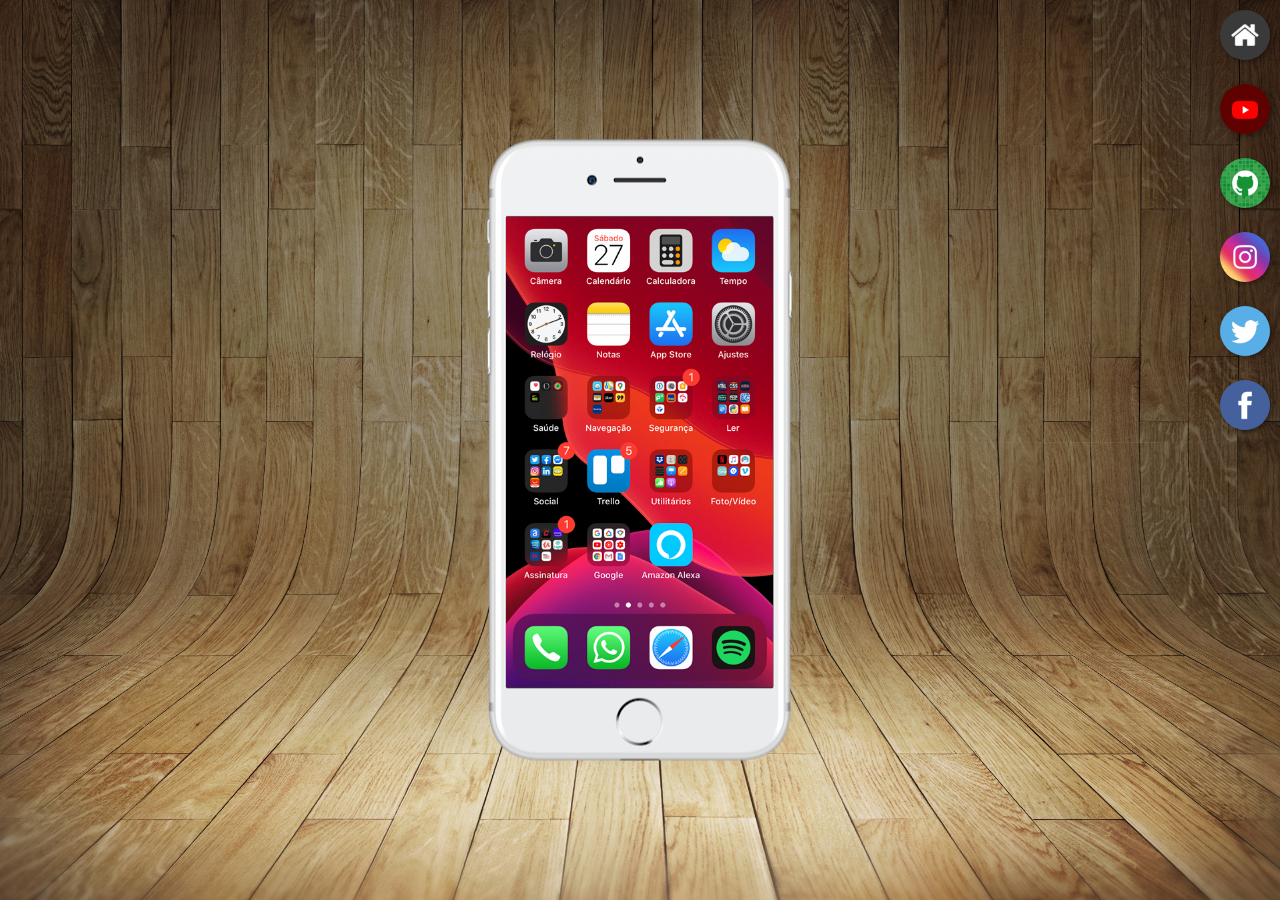
<file: index.html>
<!DOCTYPE html>
<html lang="pt-br">
<head>
    <meta charset="UTF-8">
    <meta name="viewport" content="width=device-width, initial-scale=1.0">
    <link rel="shortcut icon" href="favicon.ico" type="image/x-icon">
    <link rel="stylesheet" href="estilos/style.css">
    <title>Projeto Redes Sociais</title>
</head>
<body>
    <main>
        <section id="telefone">
            <iframe src="home.html" name="tela" id="tela" frameborder="0">
                Seu navegador não é compatível.
            </iframe>
        </section>
        <section id="redes-sociais">
            <a href="home.html" target="tela"><img src="imagens/logo-home.jpg" alt="home"></a> <br>
            <a href="youtube.html" target="tela"> <img src="imagens/logo-youtube.jpg" alt="youtube"></a> <br>
            <a href="github.html" target="tela"><img src="imagens/logo-github.jpg" alt="github"></a> <br>
            <a href="instagram.html" target="tela"><img src="imagens/logo-instagram.jpg" alt="instagram"></a> <br>
            <a href="twitter.html" target="tela"><img src="imagens/logo-twitter.jpg" alt="twitter"></a> <br>
            <a href="facebook.html" target="tela"><img src="imagens/logo-facebook.jpg" alt="facebook"></a>
        </section>
    </main>
</body>
</html>
</file>
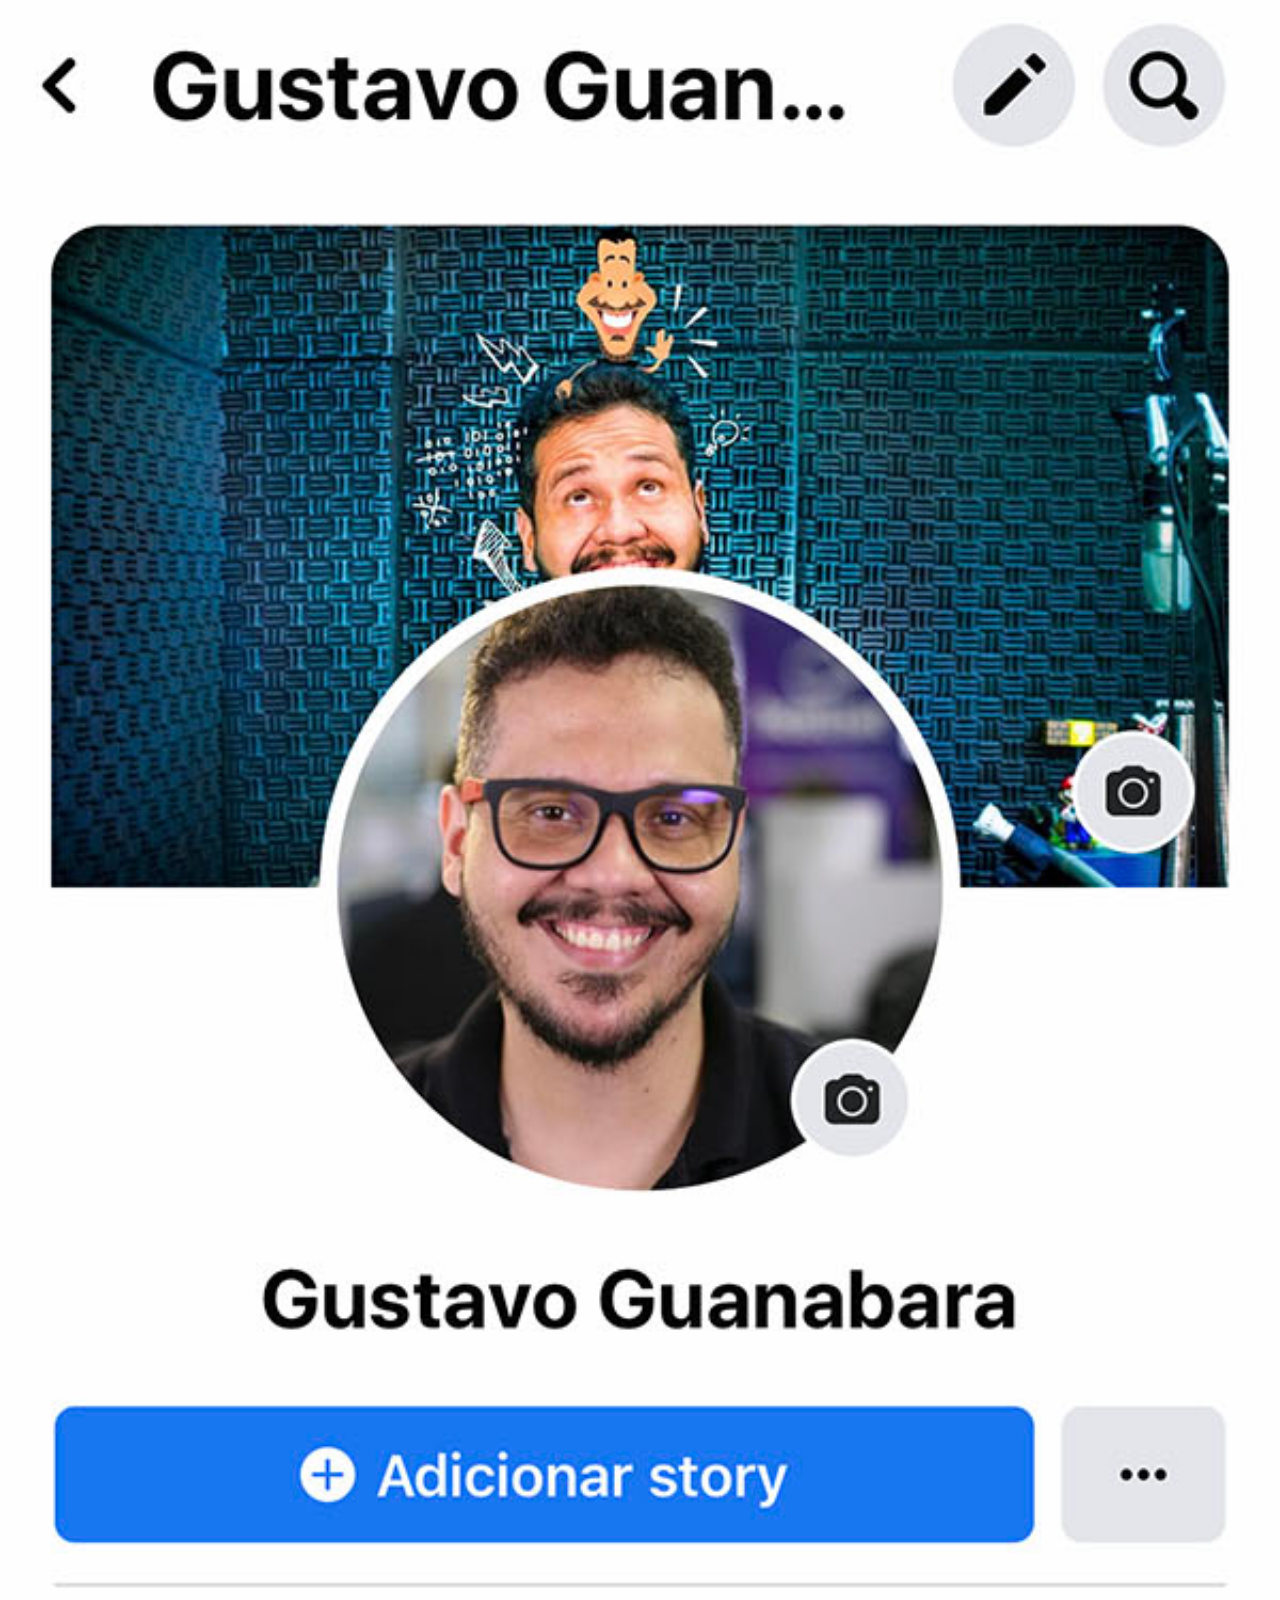
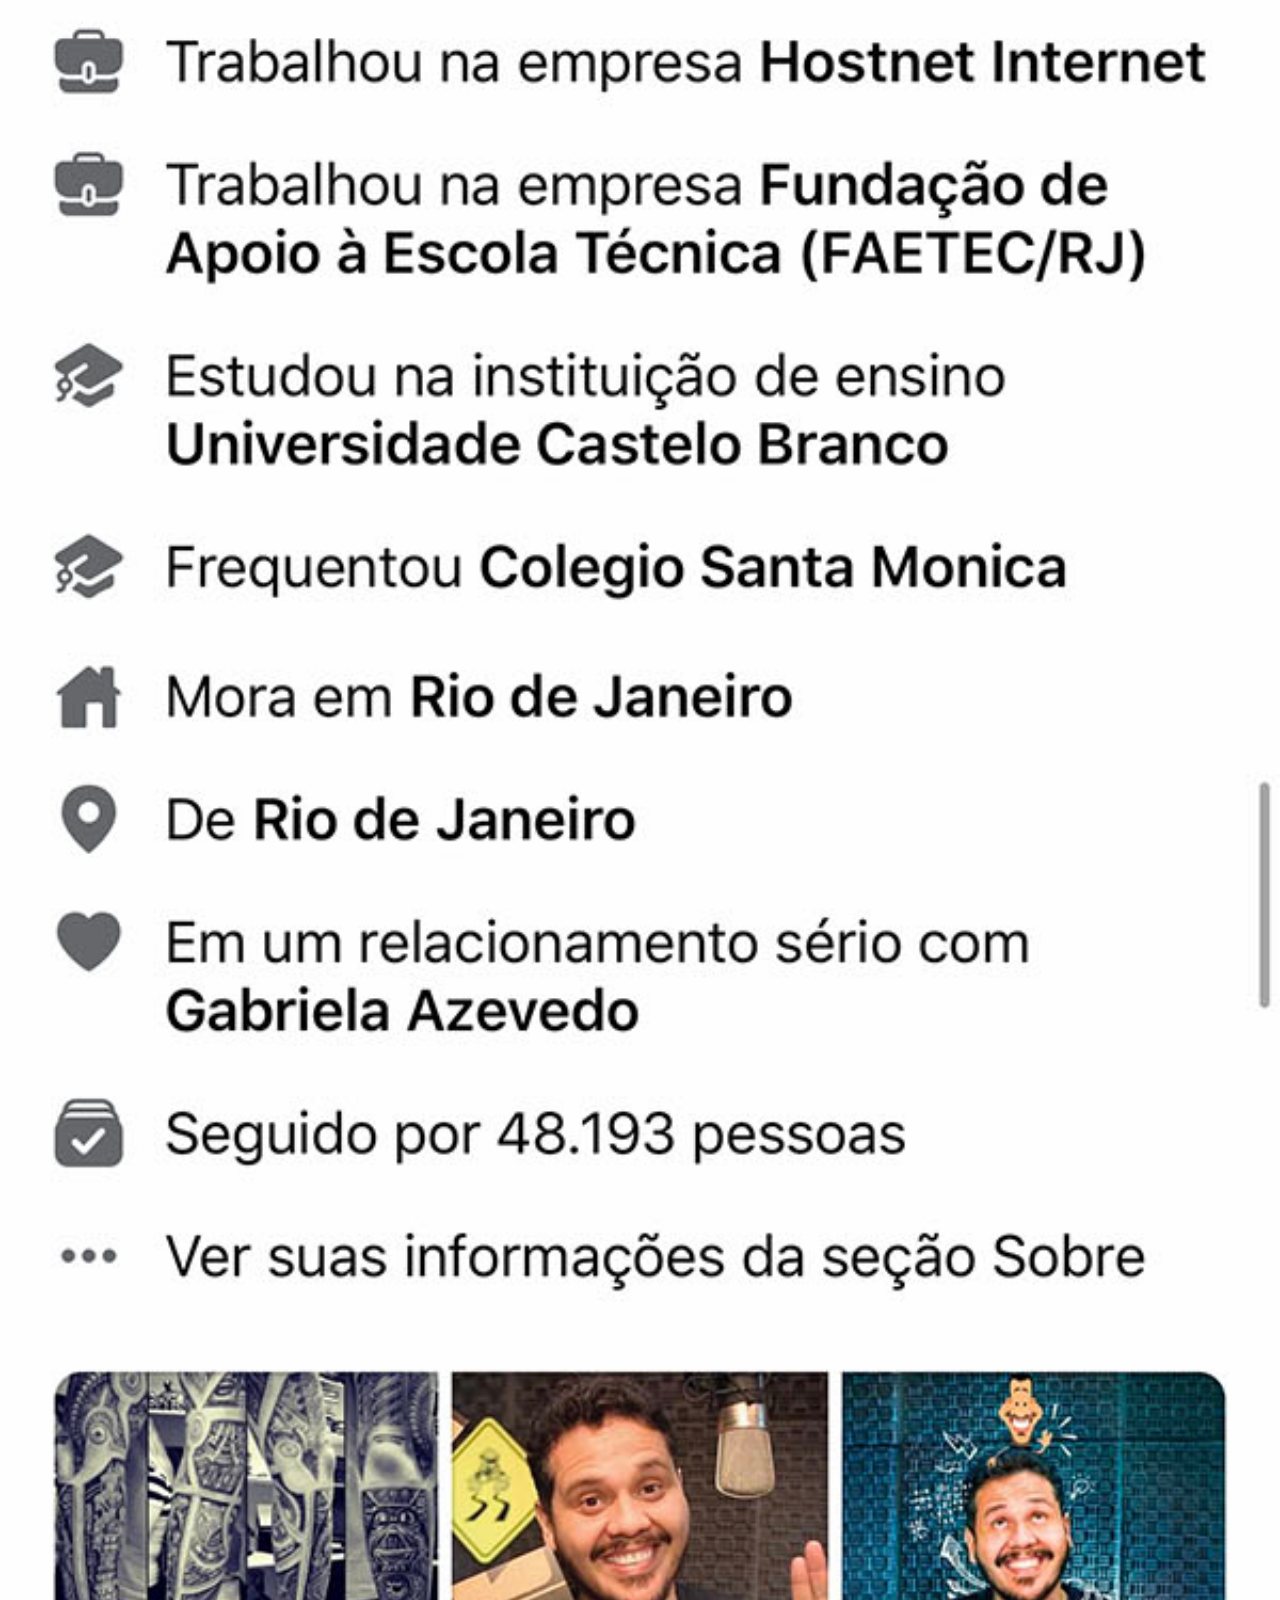
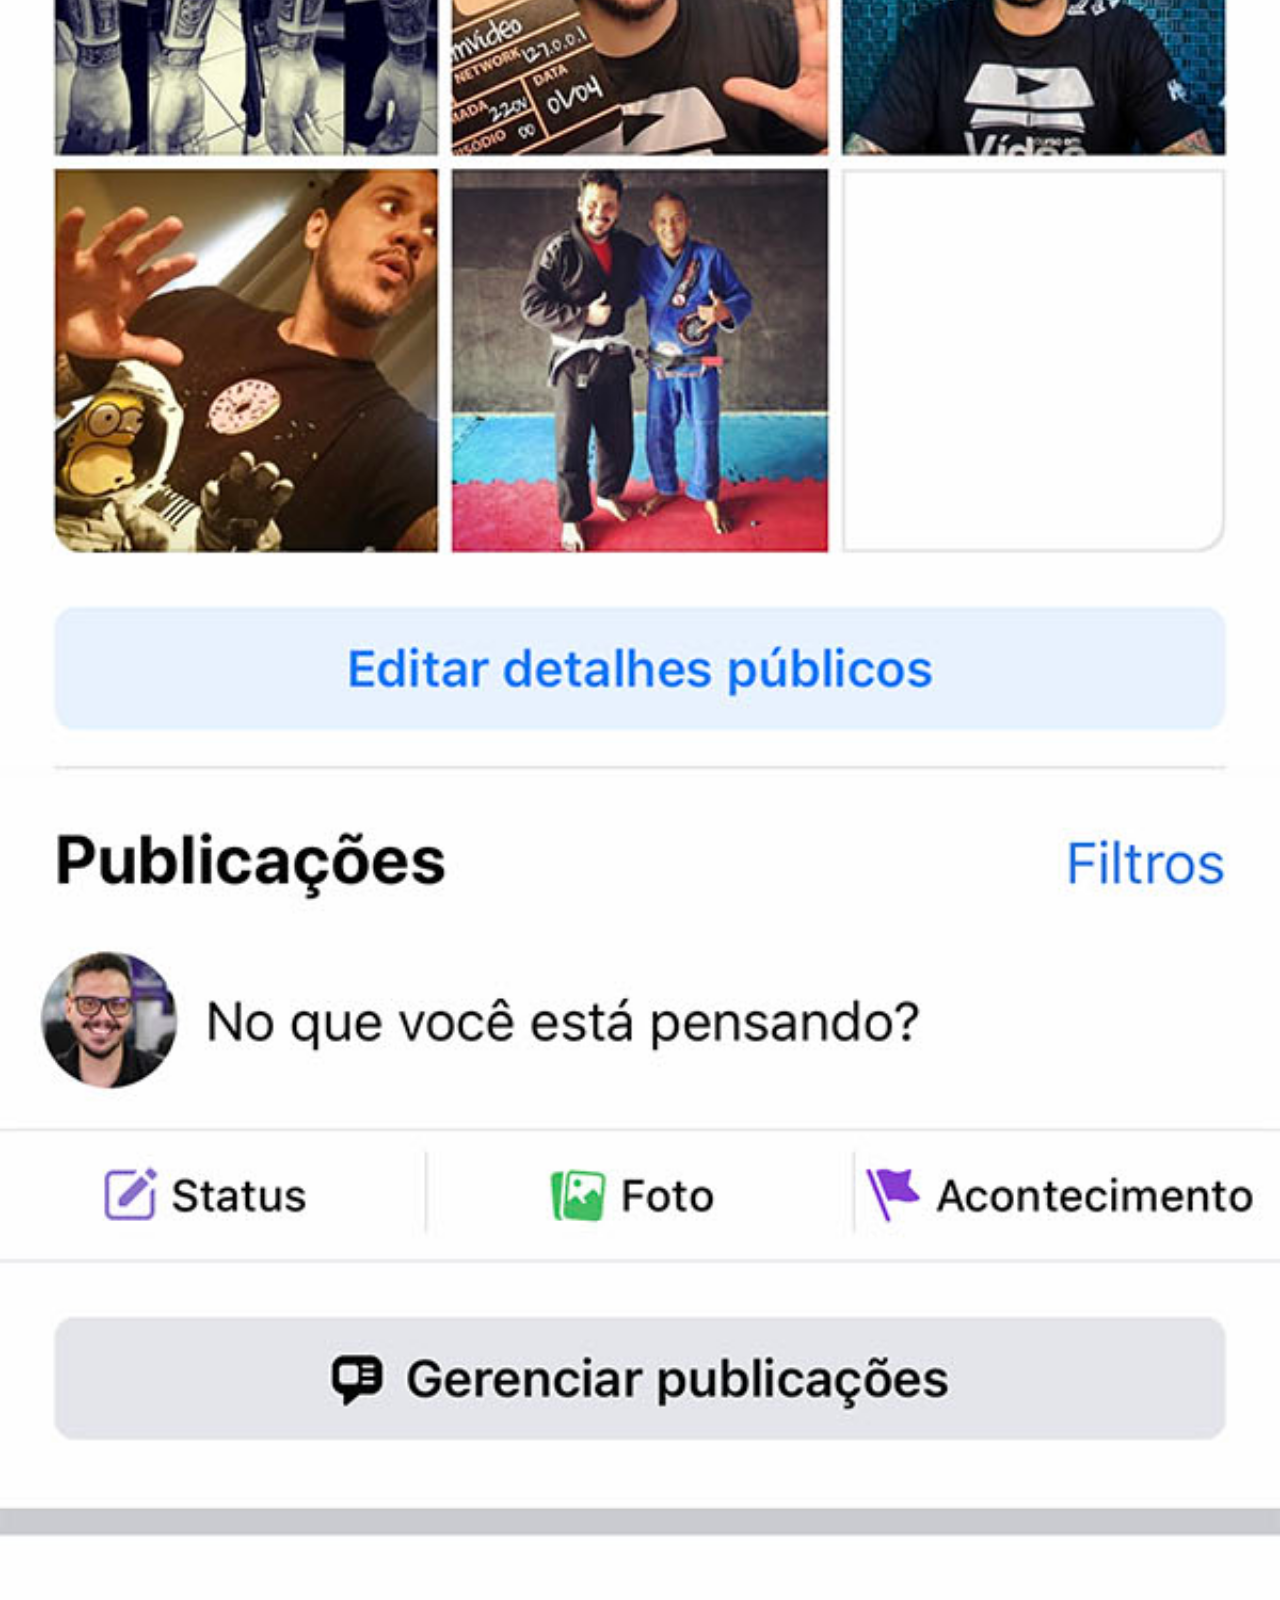
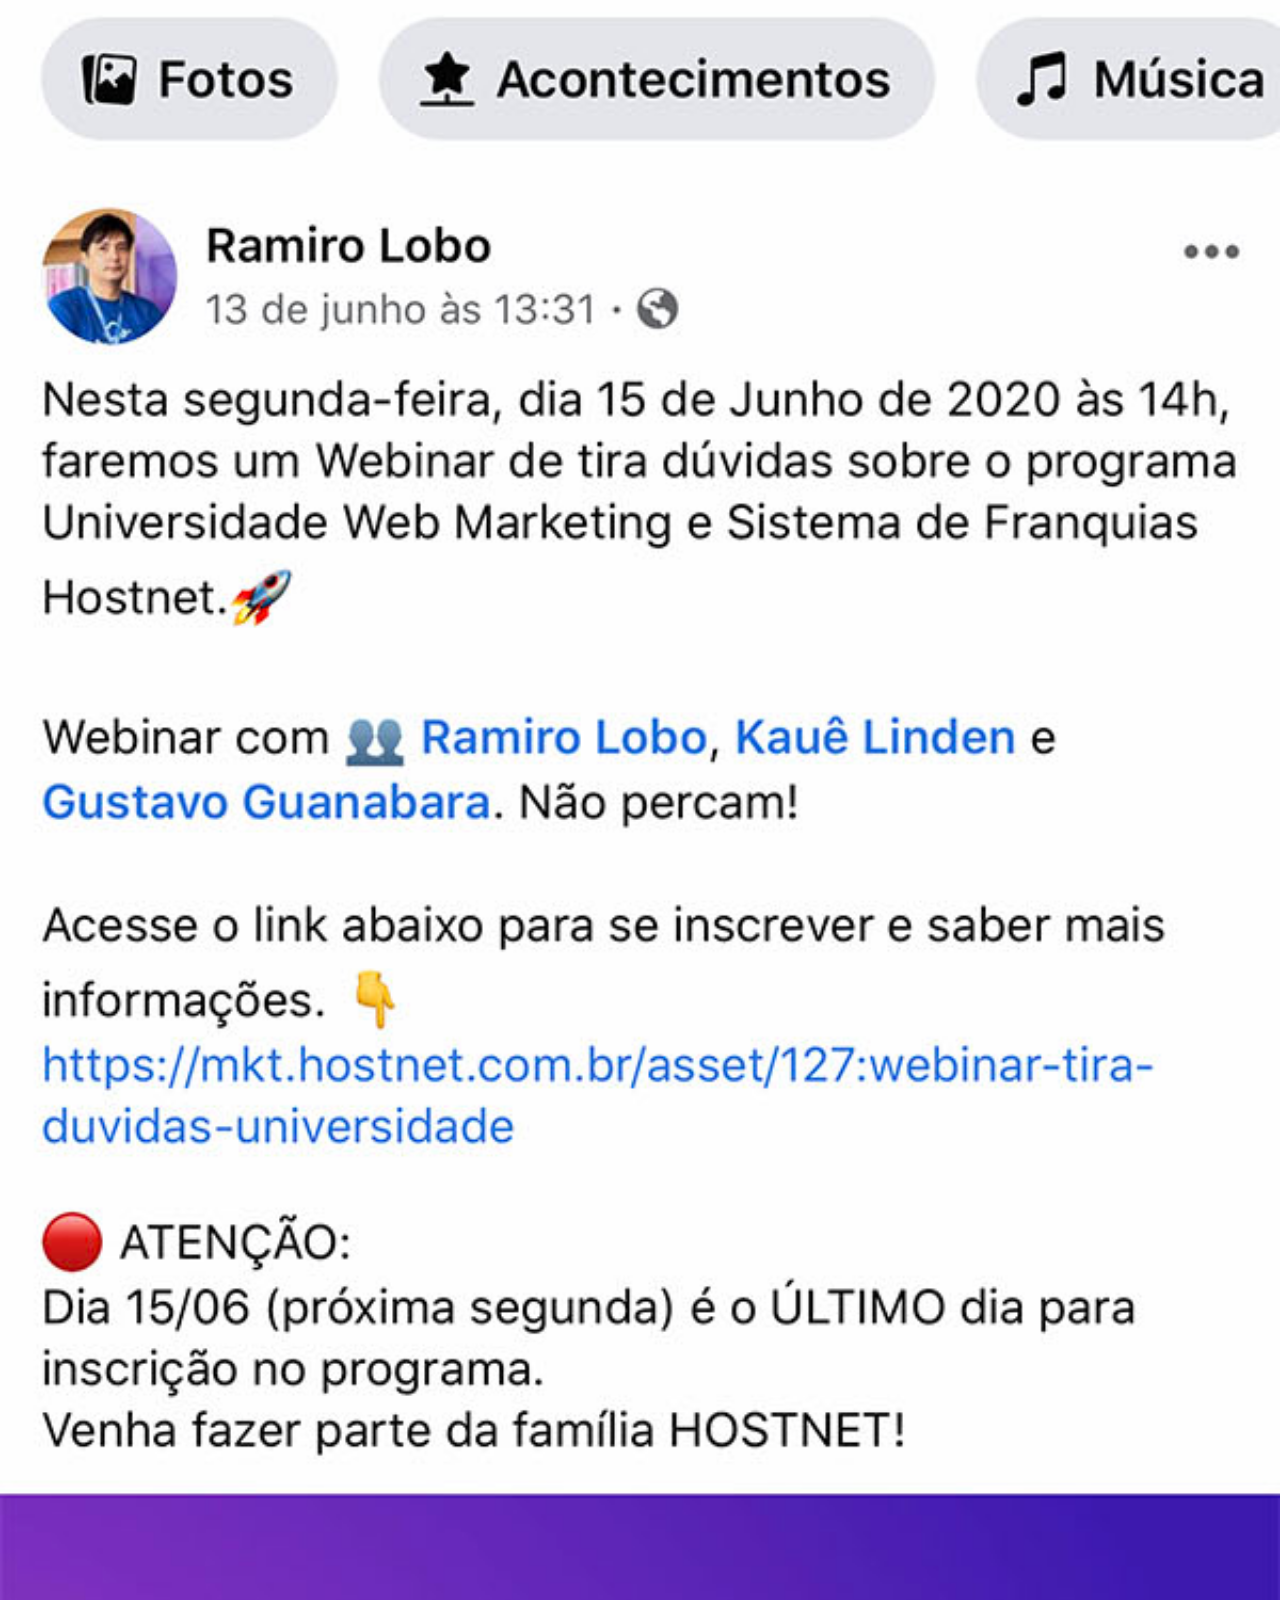
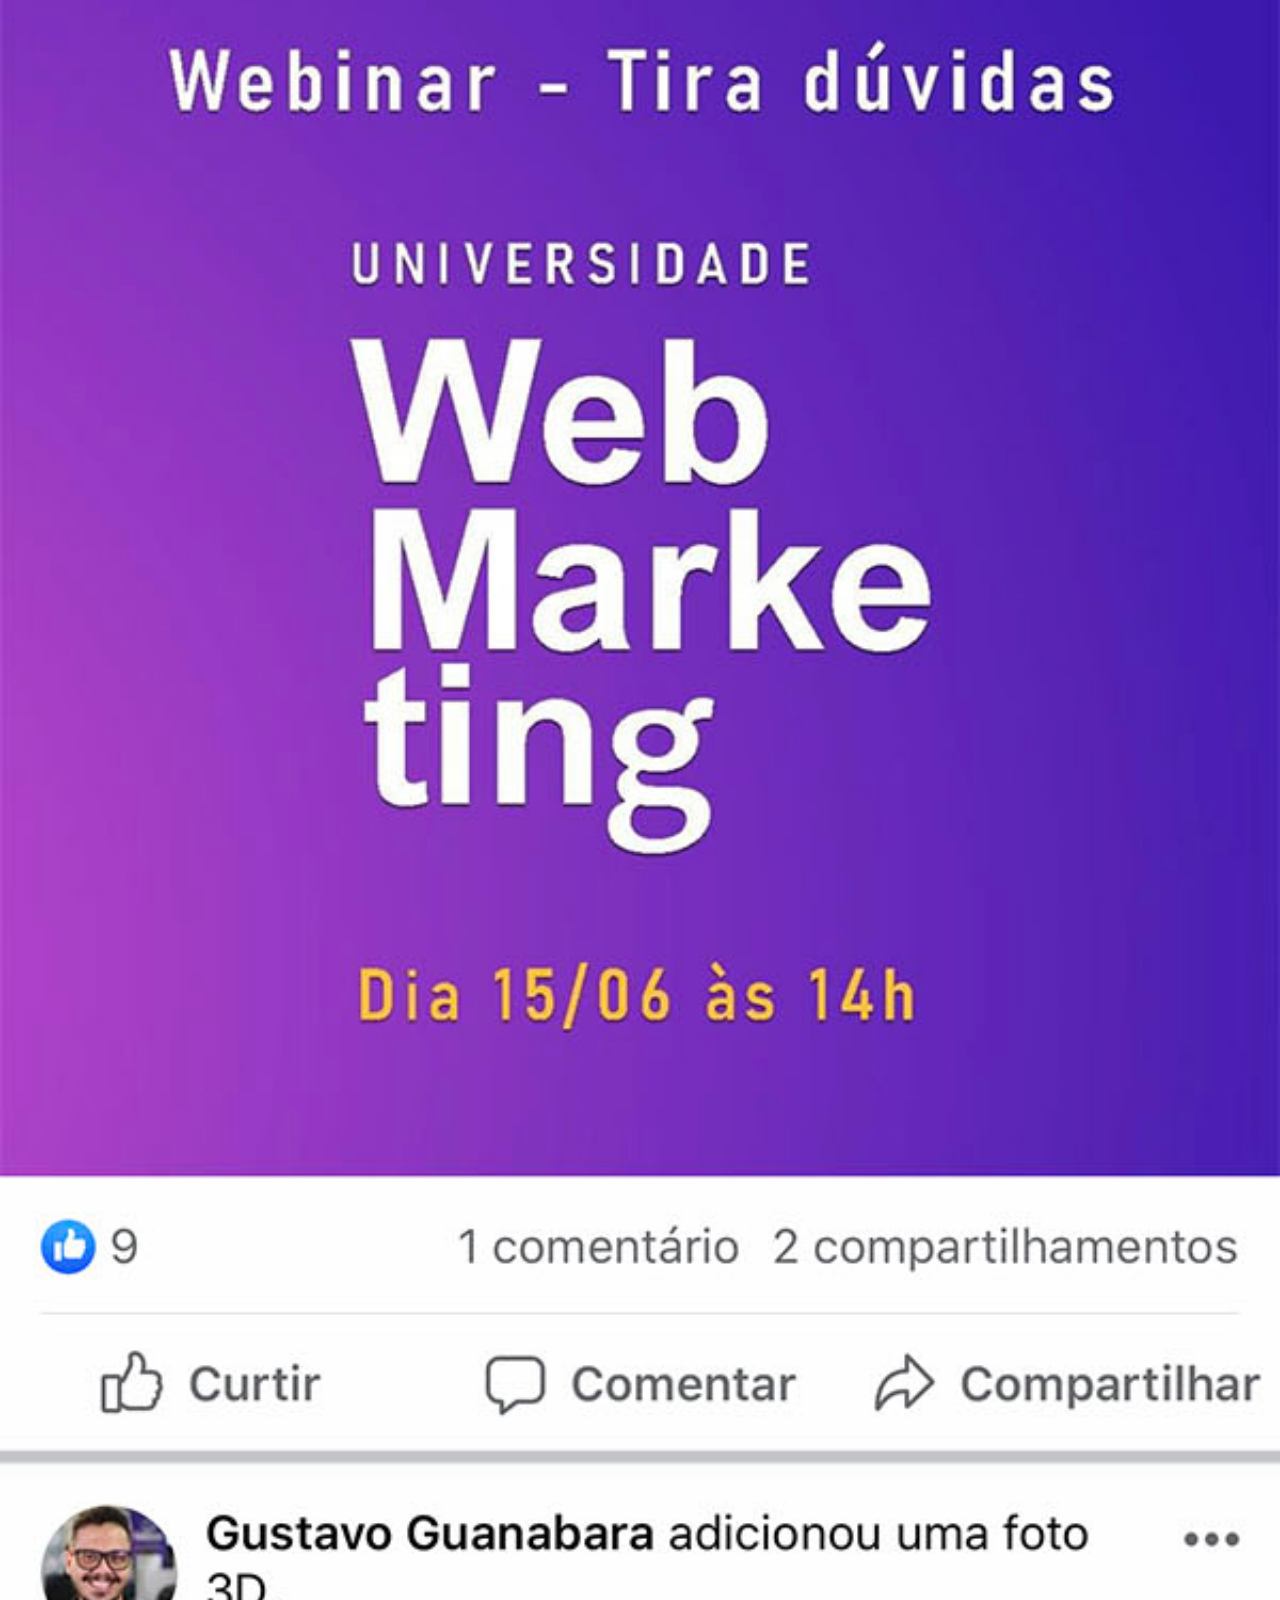
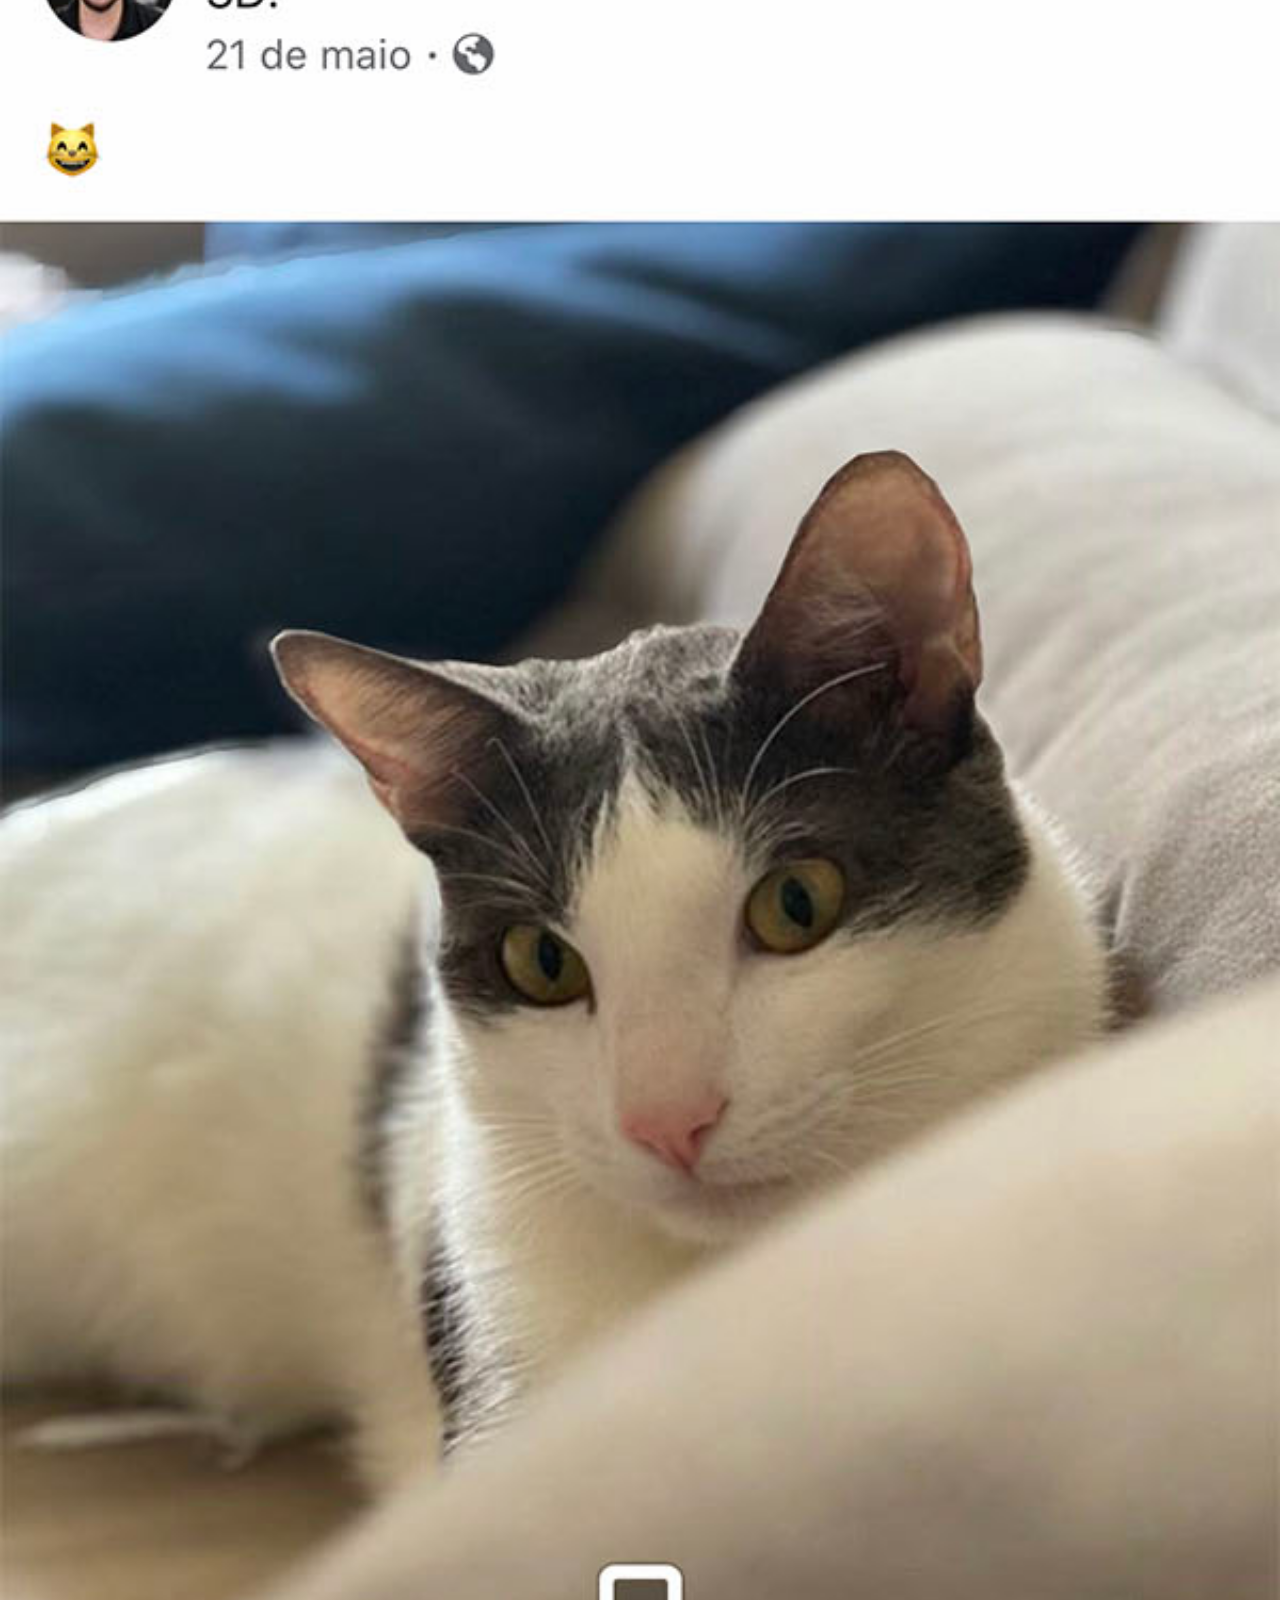
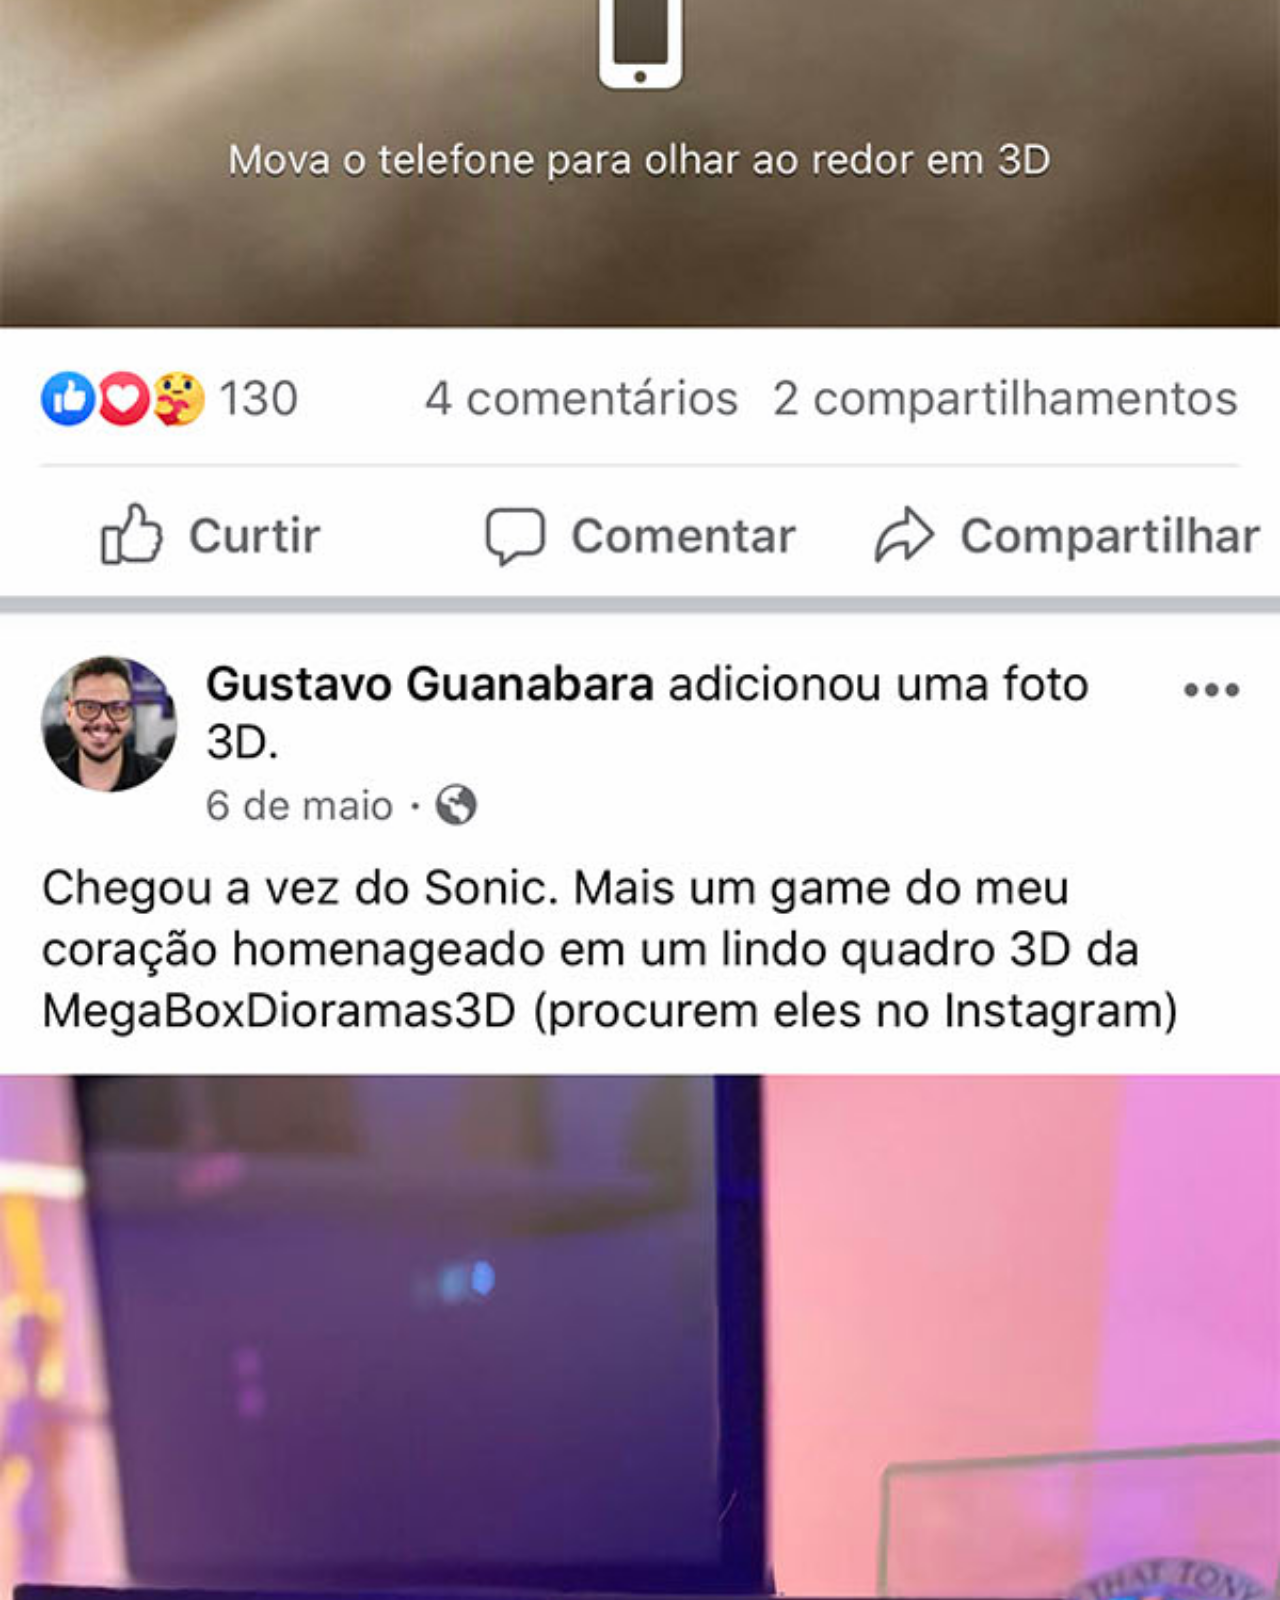
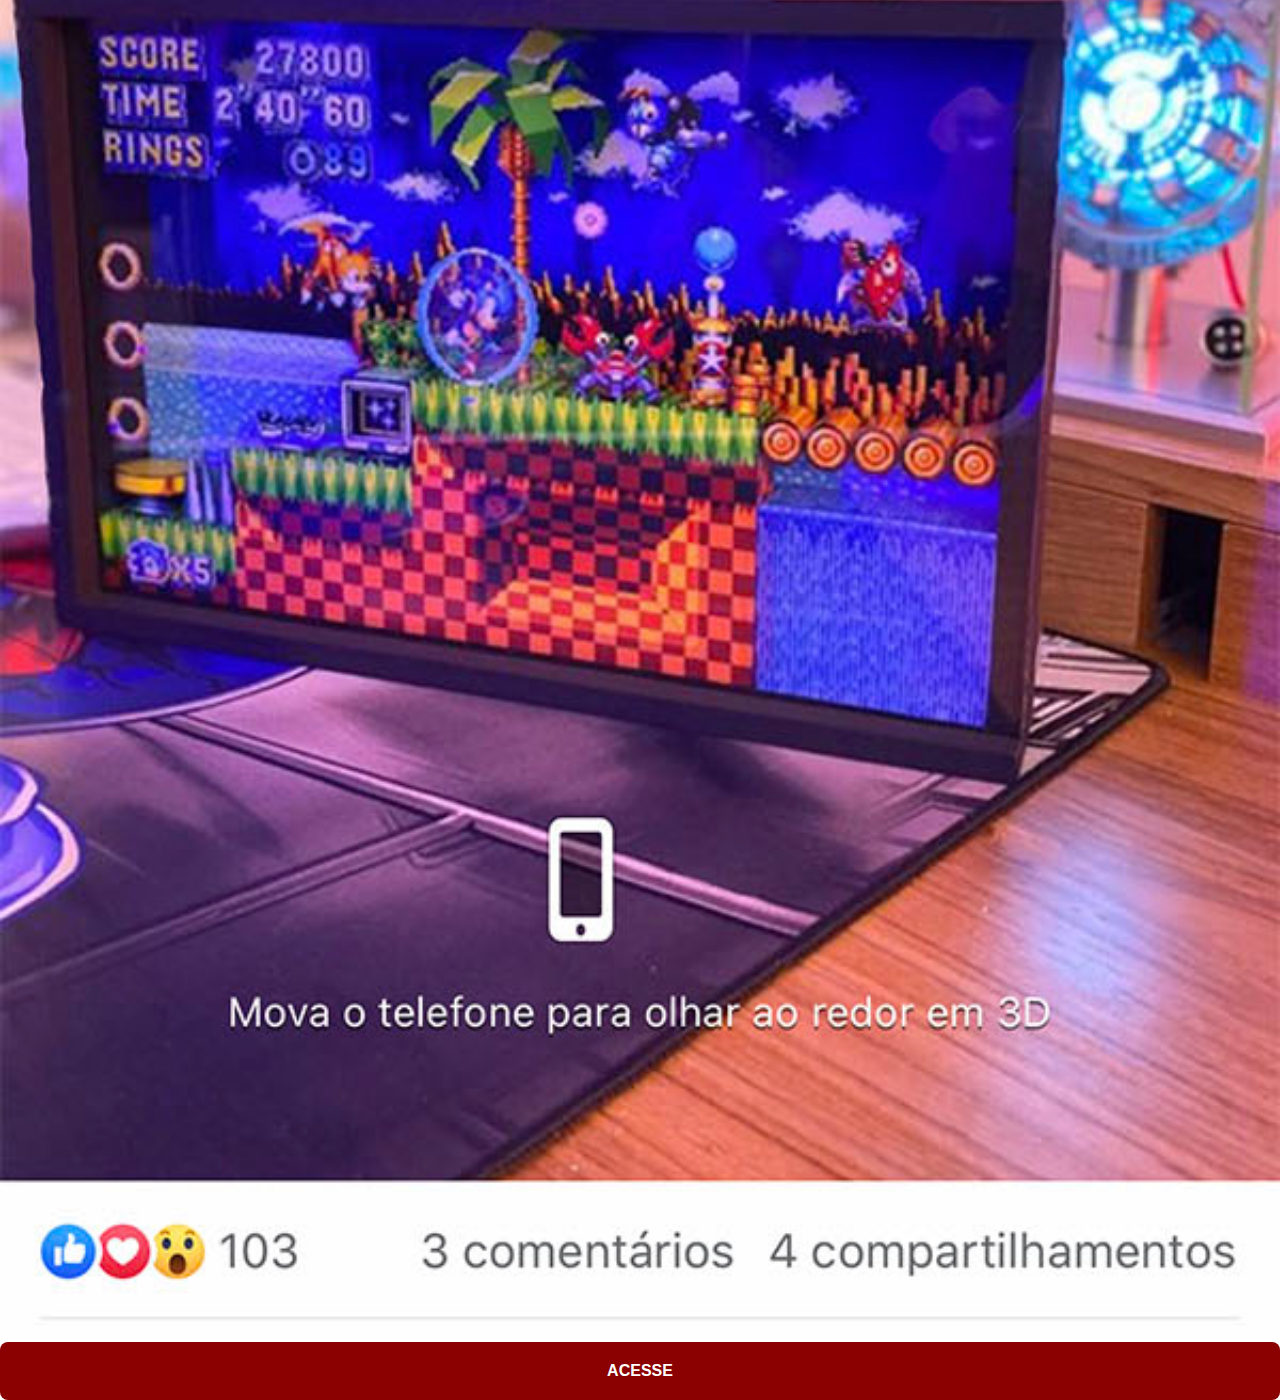
<file: facebook.html>
<!DOCTYPE html>
<html lang="pt-br">
<head>
    <meta charset="UTF-8">
    <meta name="viewport" content="width=device-width, initial-scale=1.0">
    <title>Facebook</title>
    <link rel="stylesheet" href="estilos/social.css">
</head>
<body>
    <img src="imagens/tela-facebook.jpg" alt="youtube">
    <a href="https://www.facebook.com/gustavoguanabara/?locale=pt_BR" target="_blank">ACESSE</a>
</body>
</html>
</file>
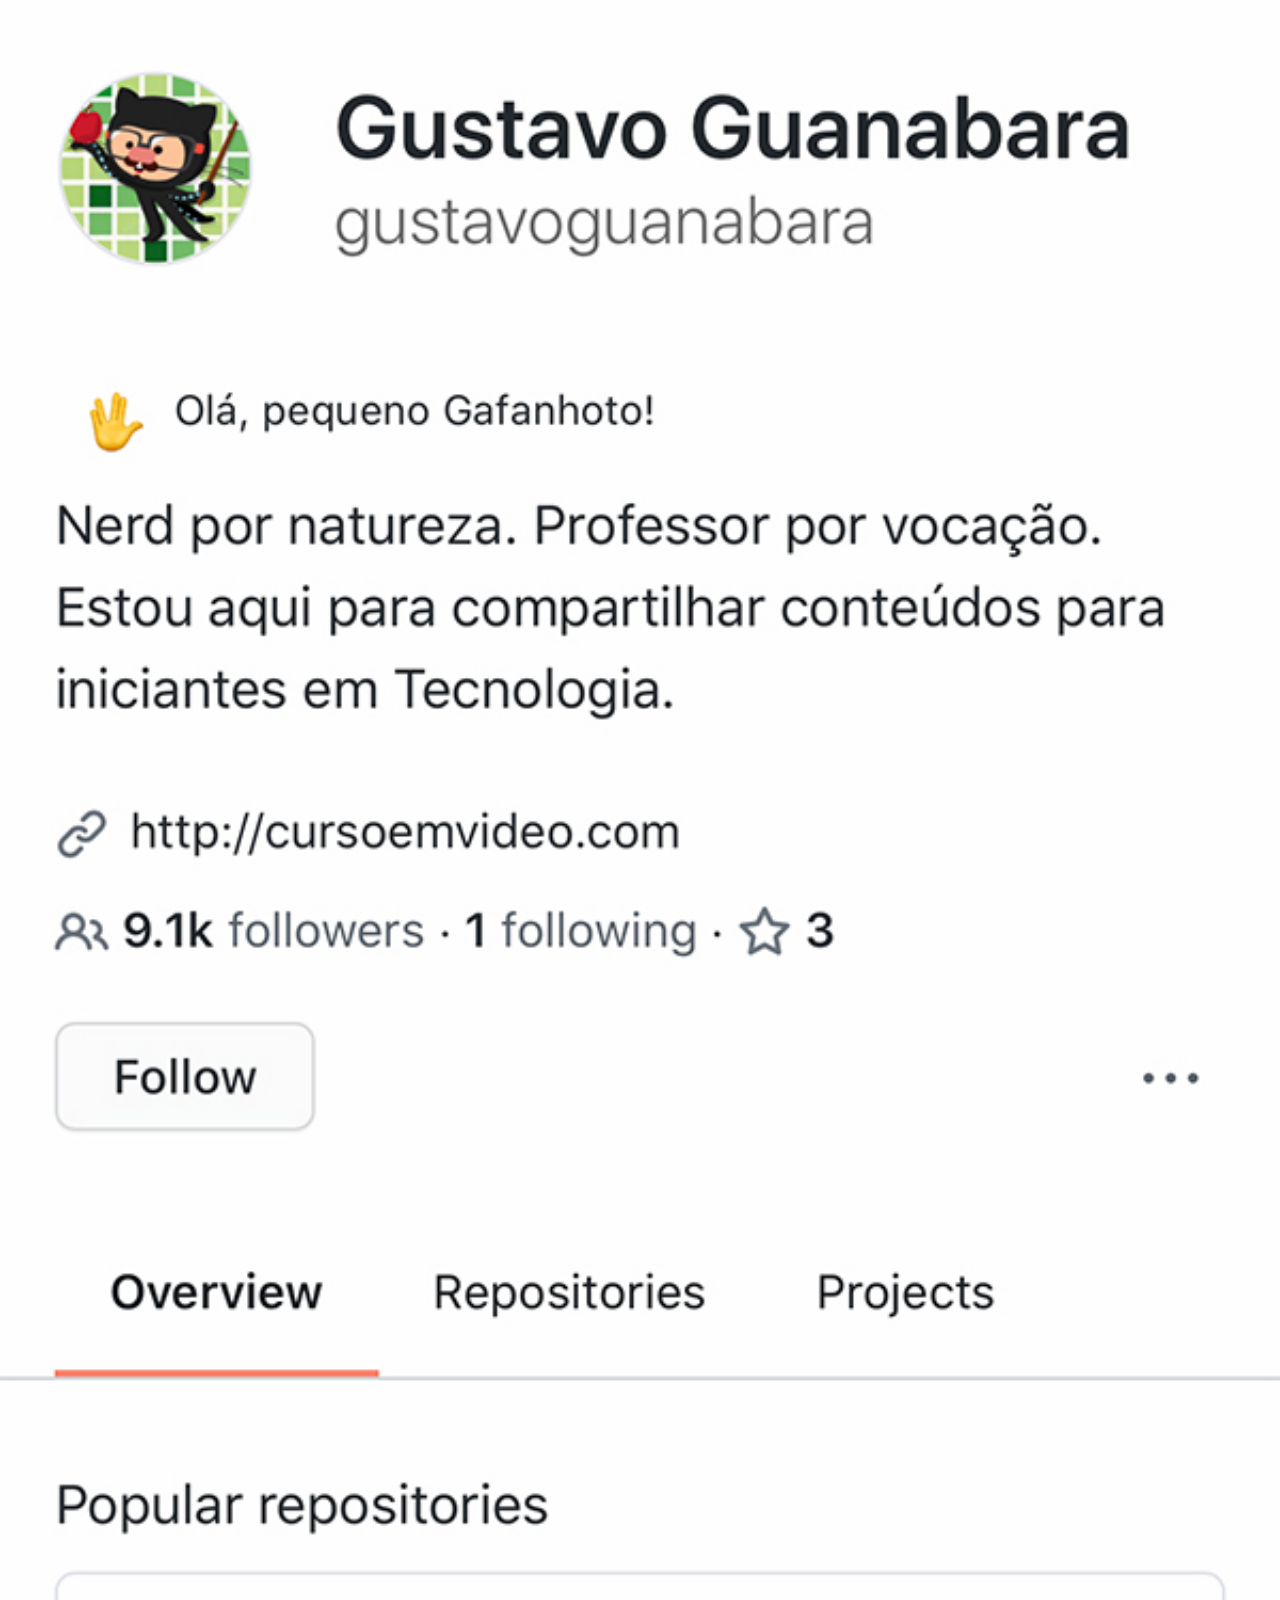
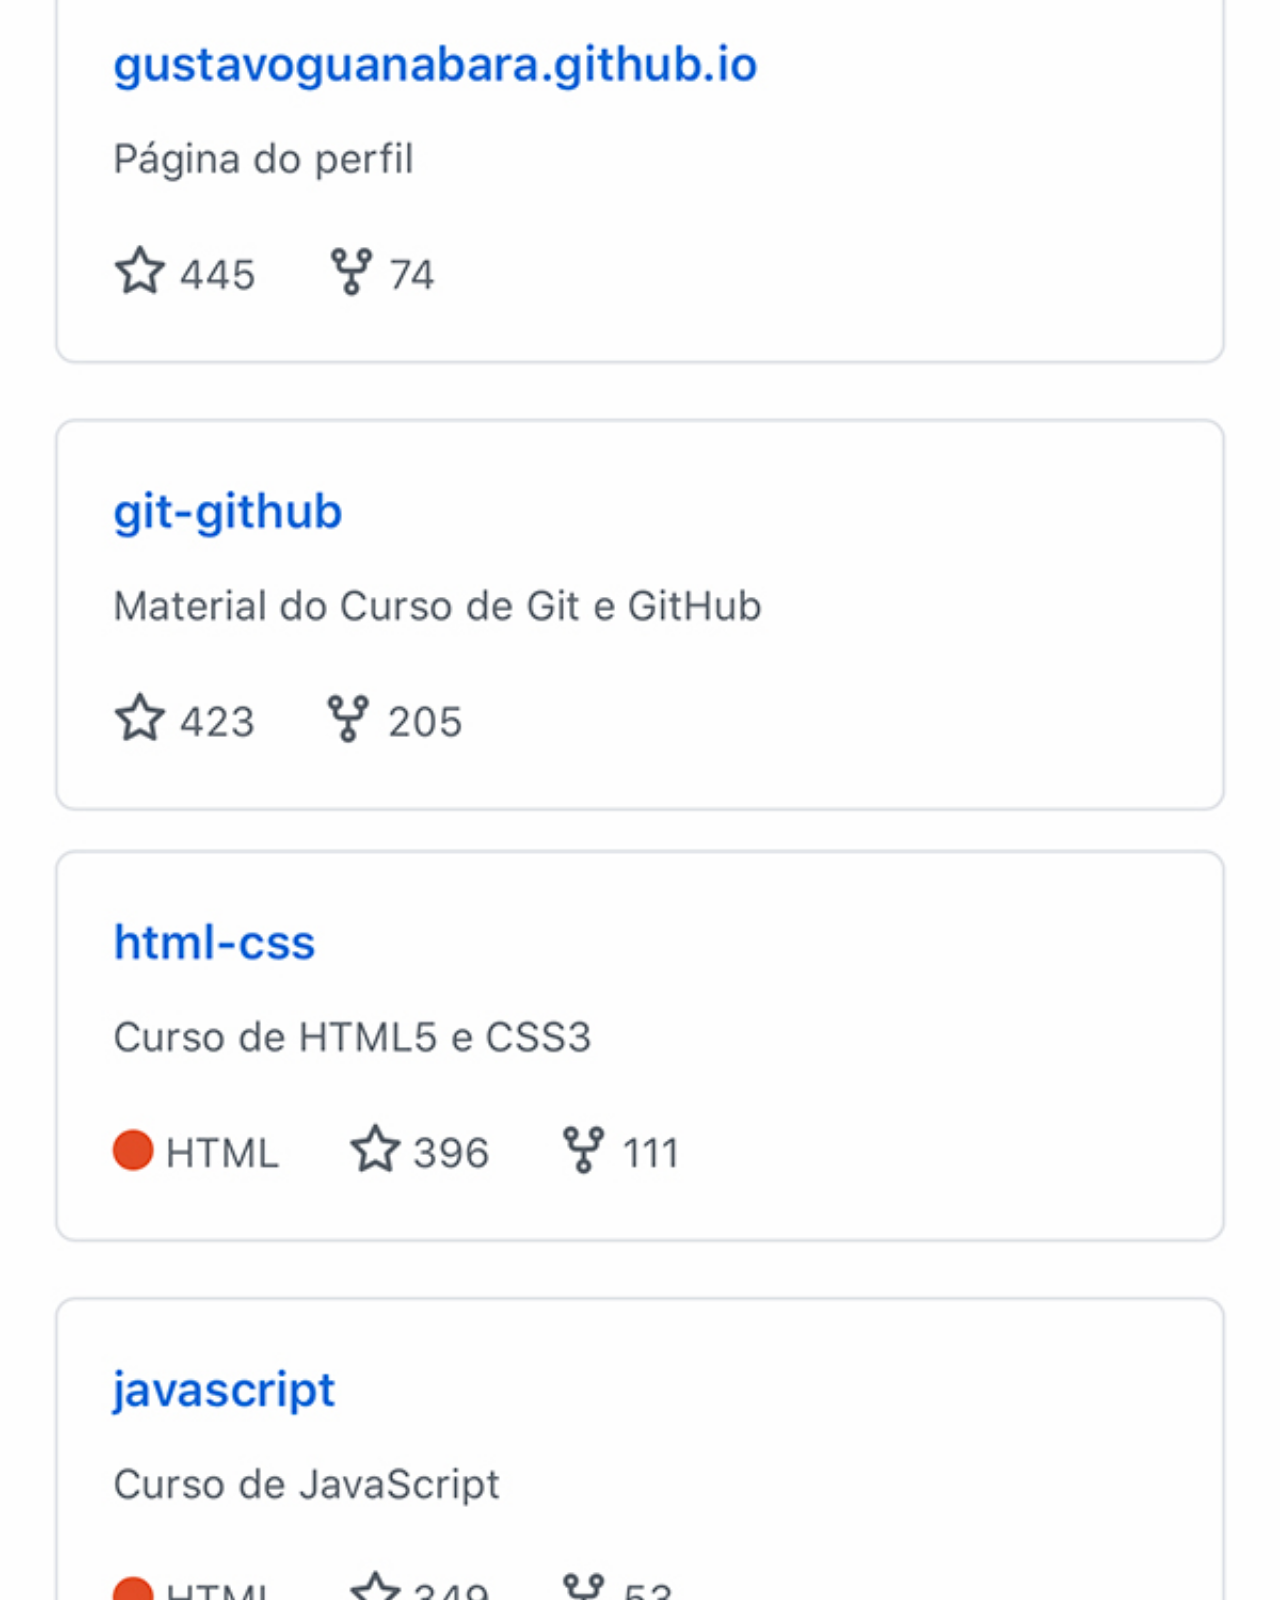
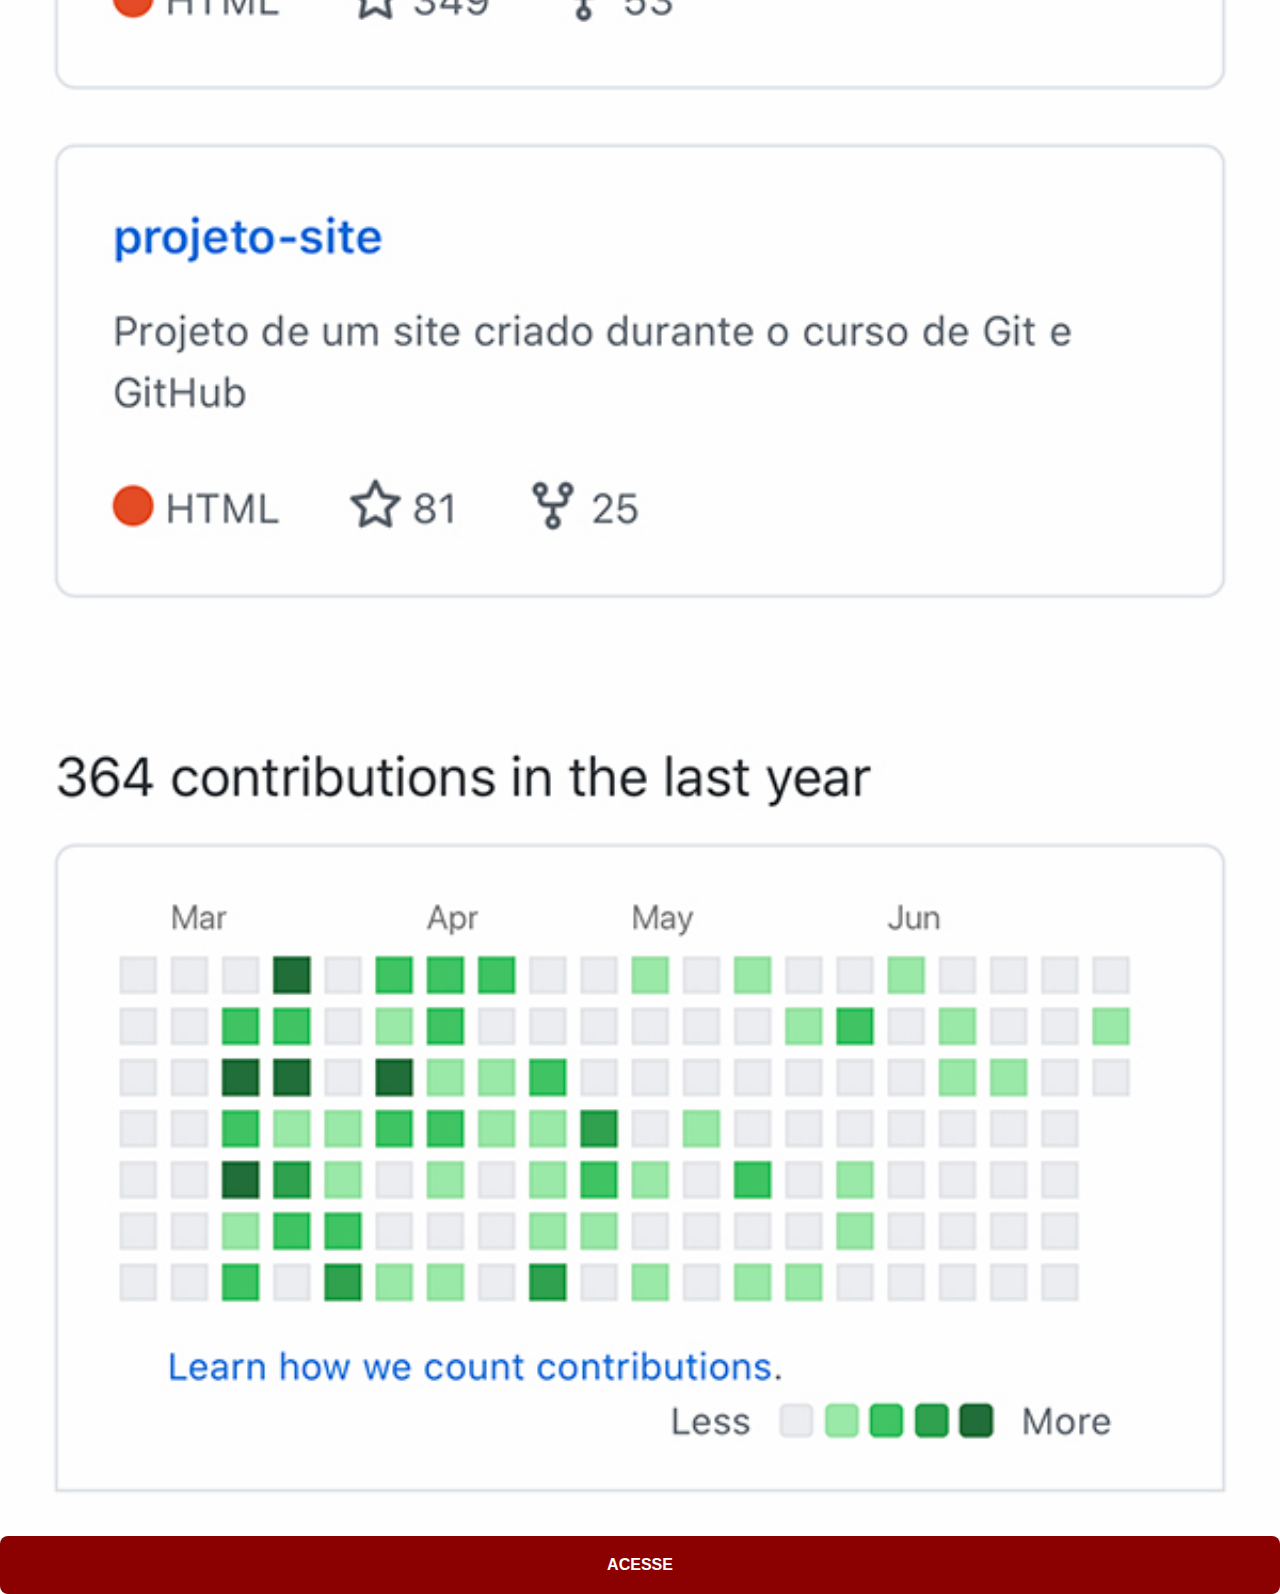
<file: github.html>
<!DOCTYPE html>
<html lang="pt-br">
<head>
    <meta charset="UTF-8">
    <meta name="viewport" content="width=device-width, initial-scale=1.0">
    <title>GitHub</title>
    <link rel="stylesheet" href="estilos/social.css">
</head>
<body>
    <img src="imagens/tela-github.jpg" alt="GitHub">
    <a href="https://github.com/gustavoguanabara" target="_blank">ACESSE</a>
</body>
</html>
</file>
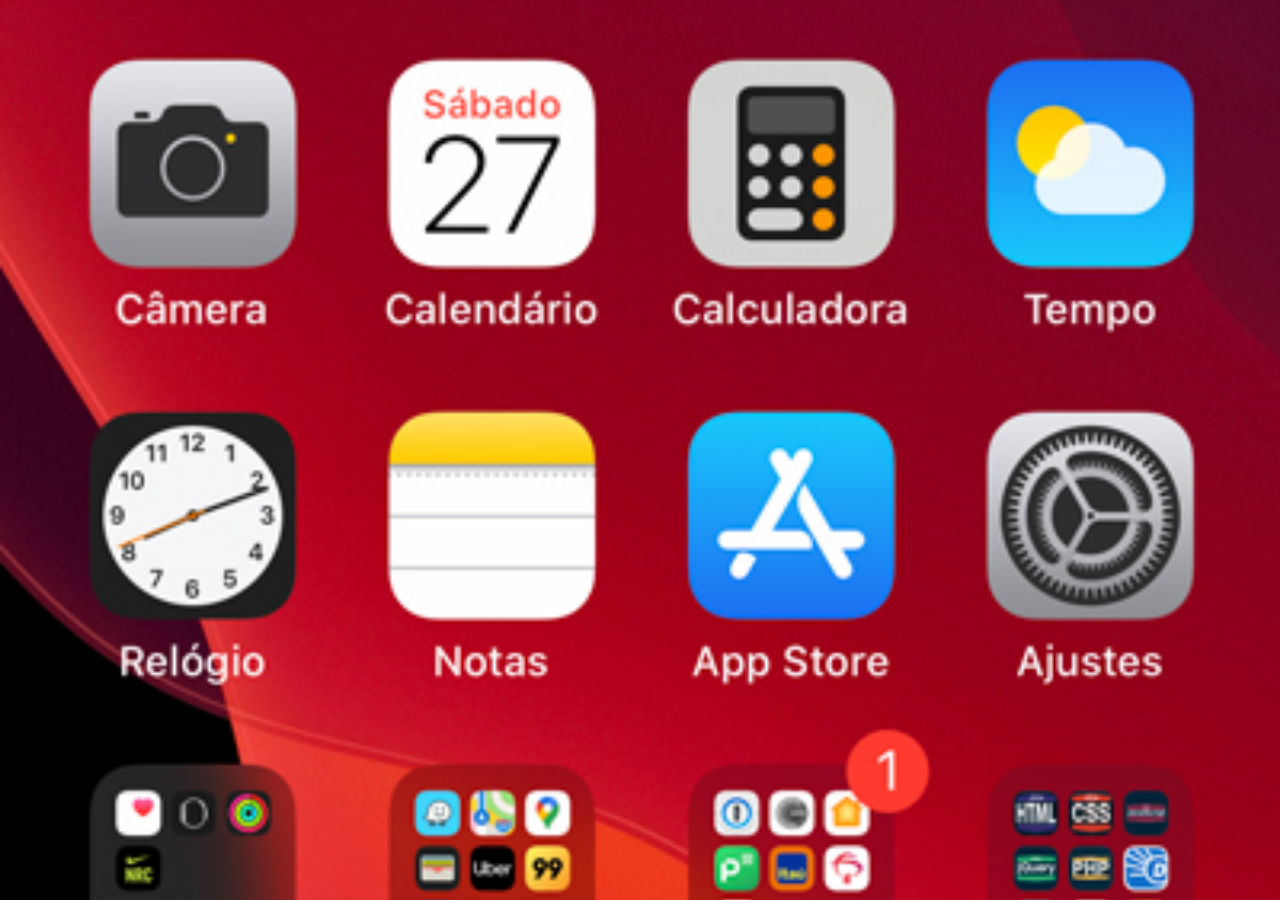
<file: home.html>
<!DOCTYPE html>
<html lang="pt-br">
<head>
    <meta charset="UTF-8">
    <meta name="viewport" content="width=device-width, initial-scale=1.0">
    <title>Home</title>
</head>
<style>
    * {
        margin: 0px;
        padding: 0px;
    }

    body {
        width: 100vw;
        height: 100vh;
        background: black url('imagens/tela-home.jpg') no-repeat top center;
        background-size: cover;
    }
</style>
<body>
    
</body>
</html>
</file>
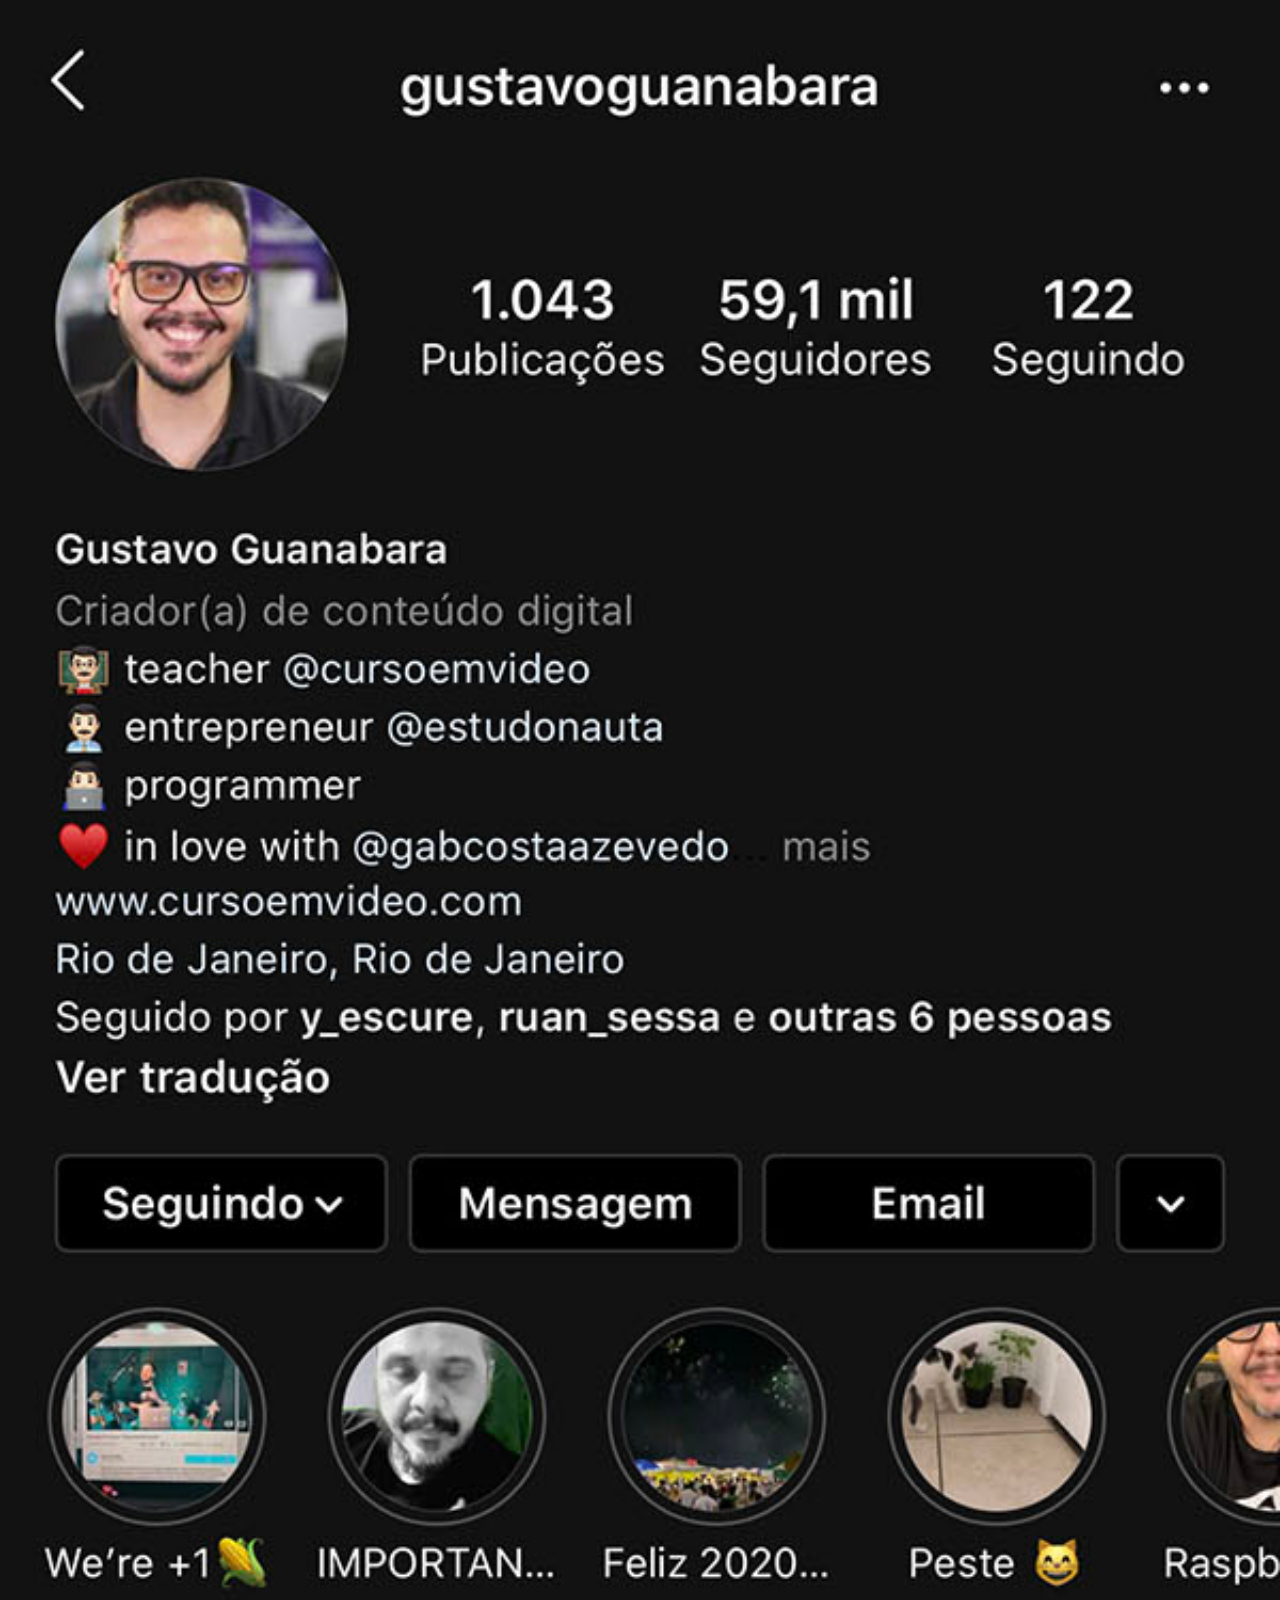
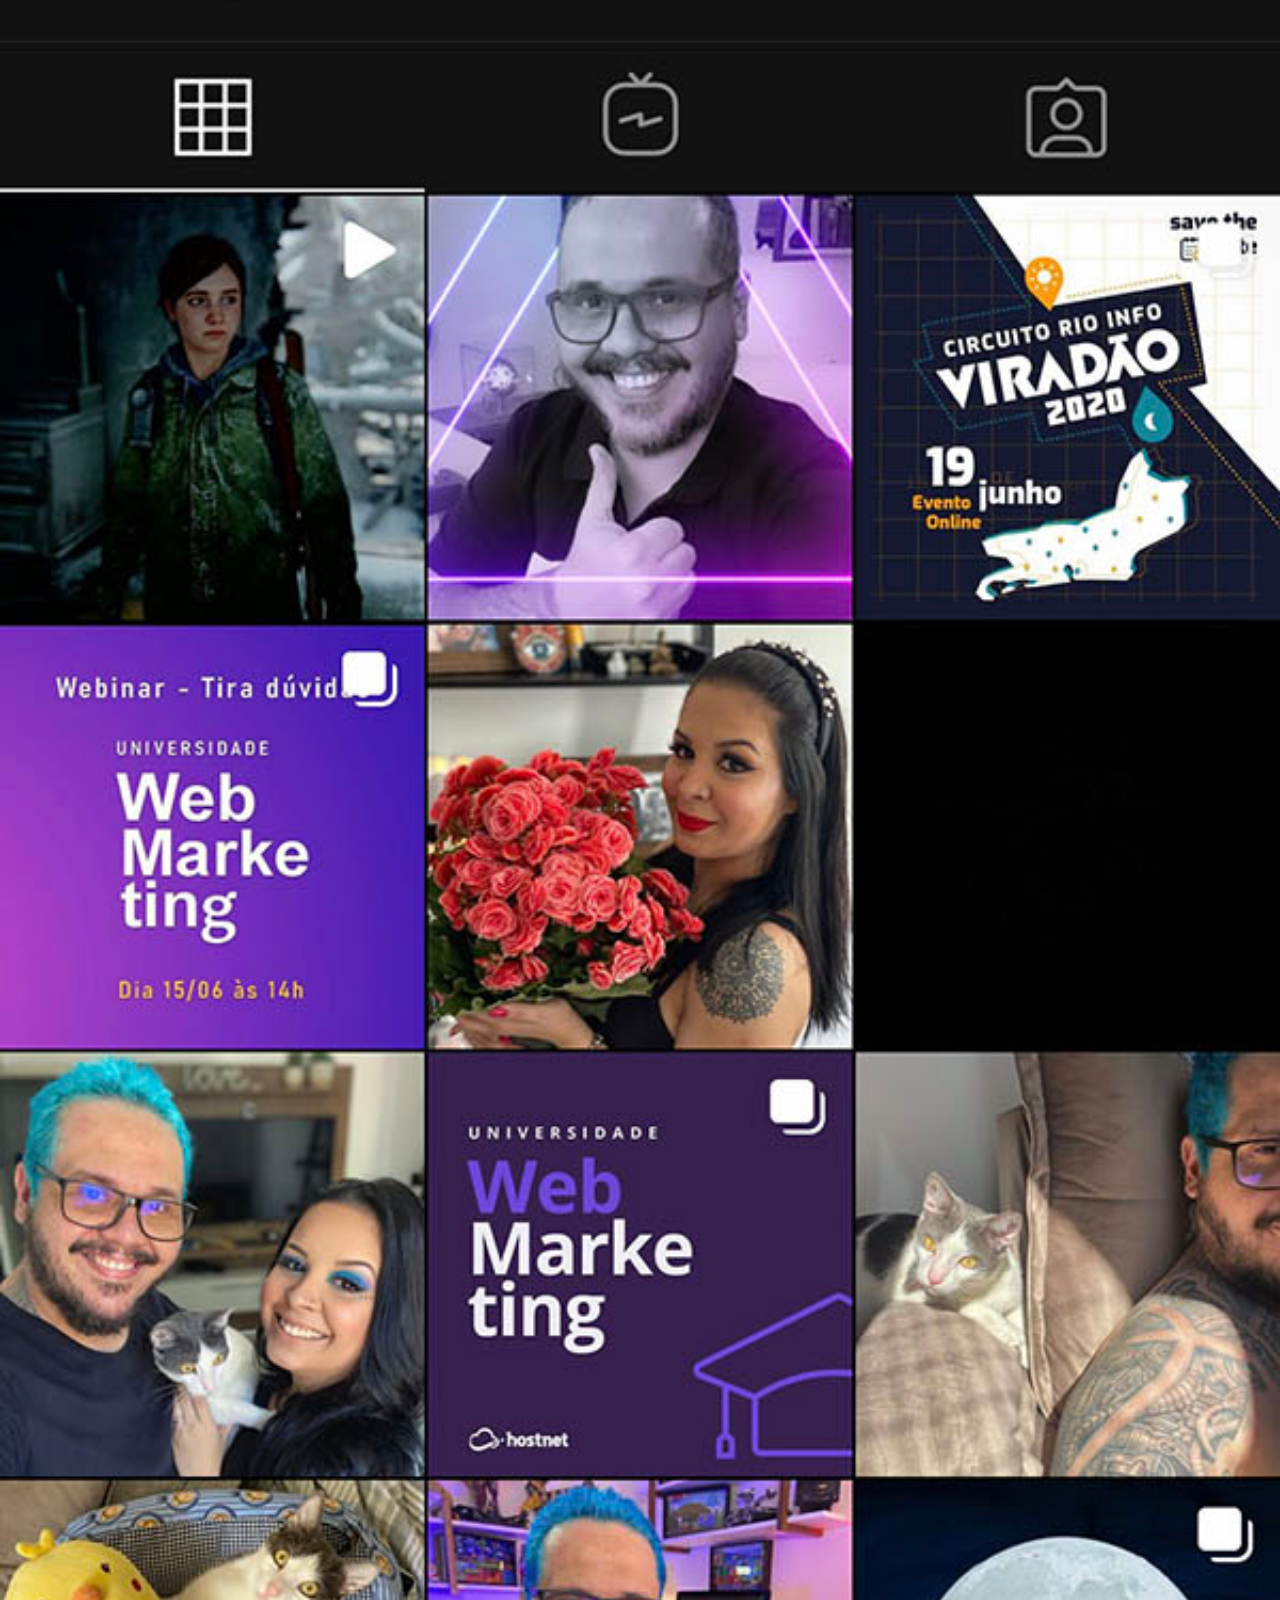
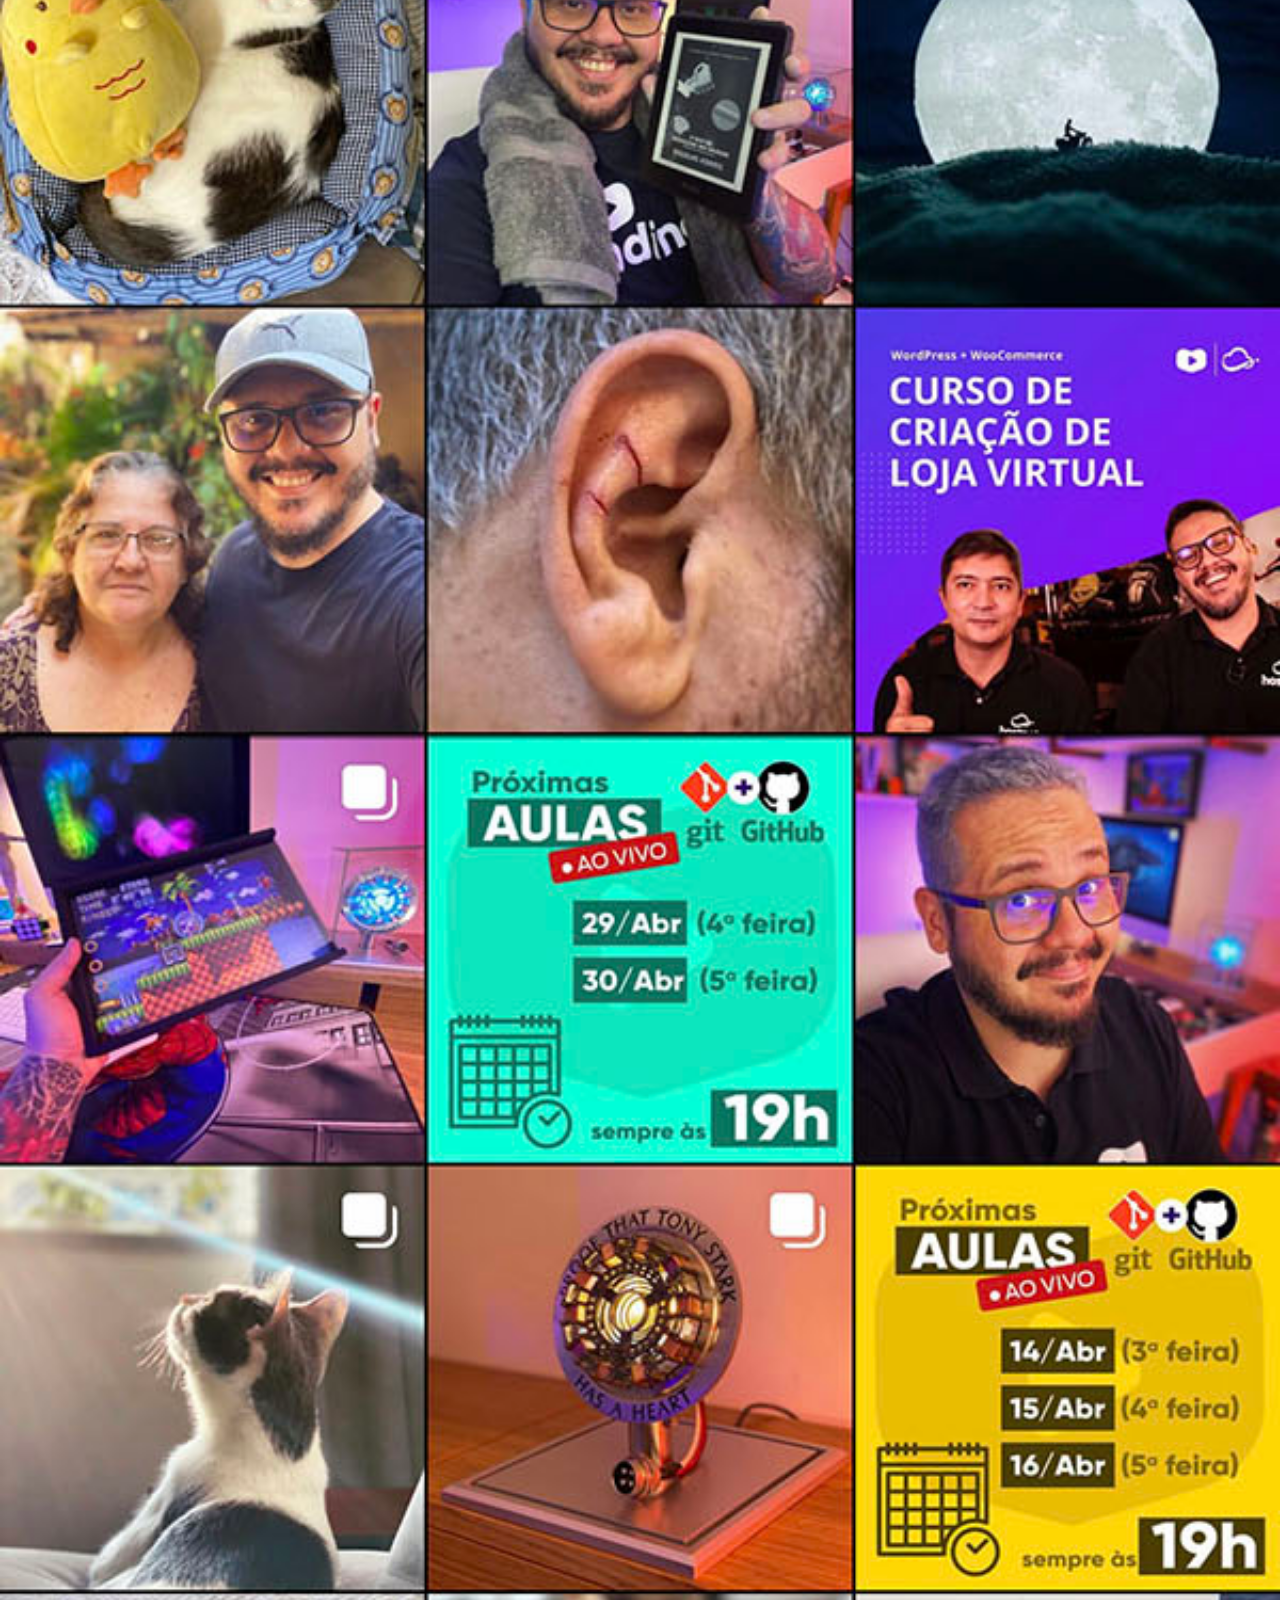
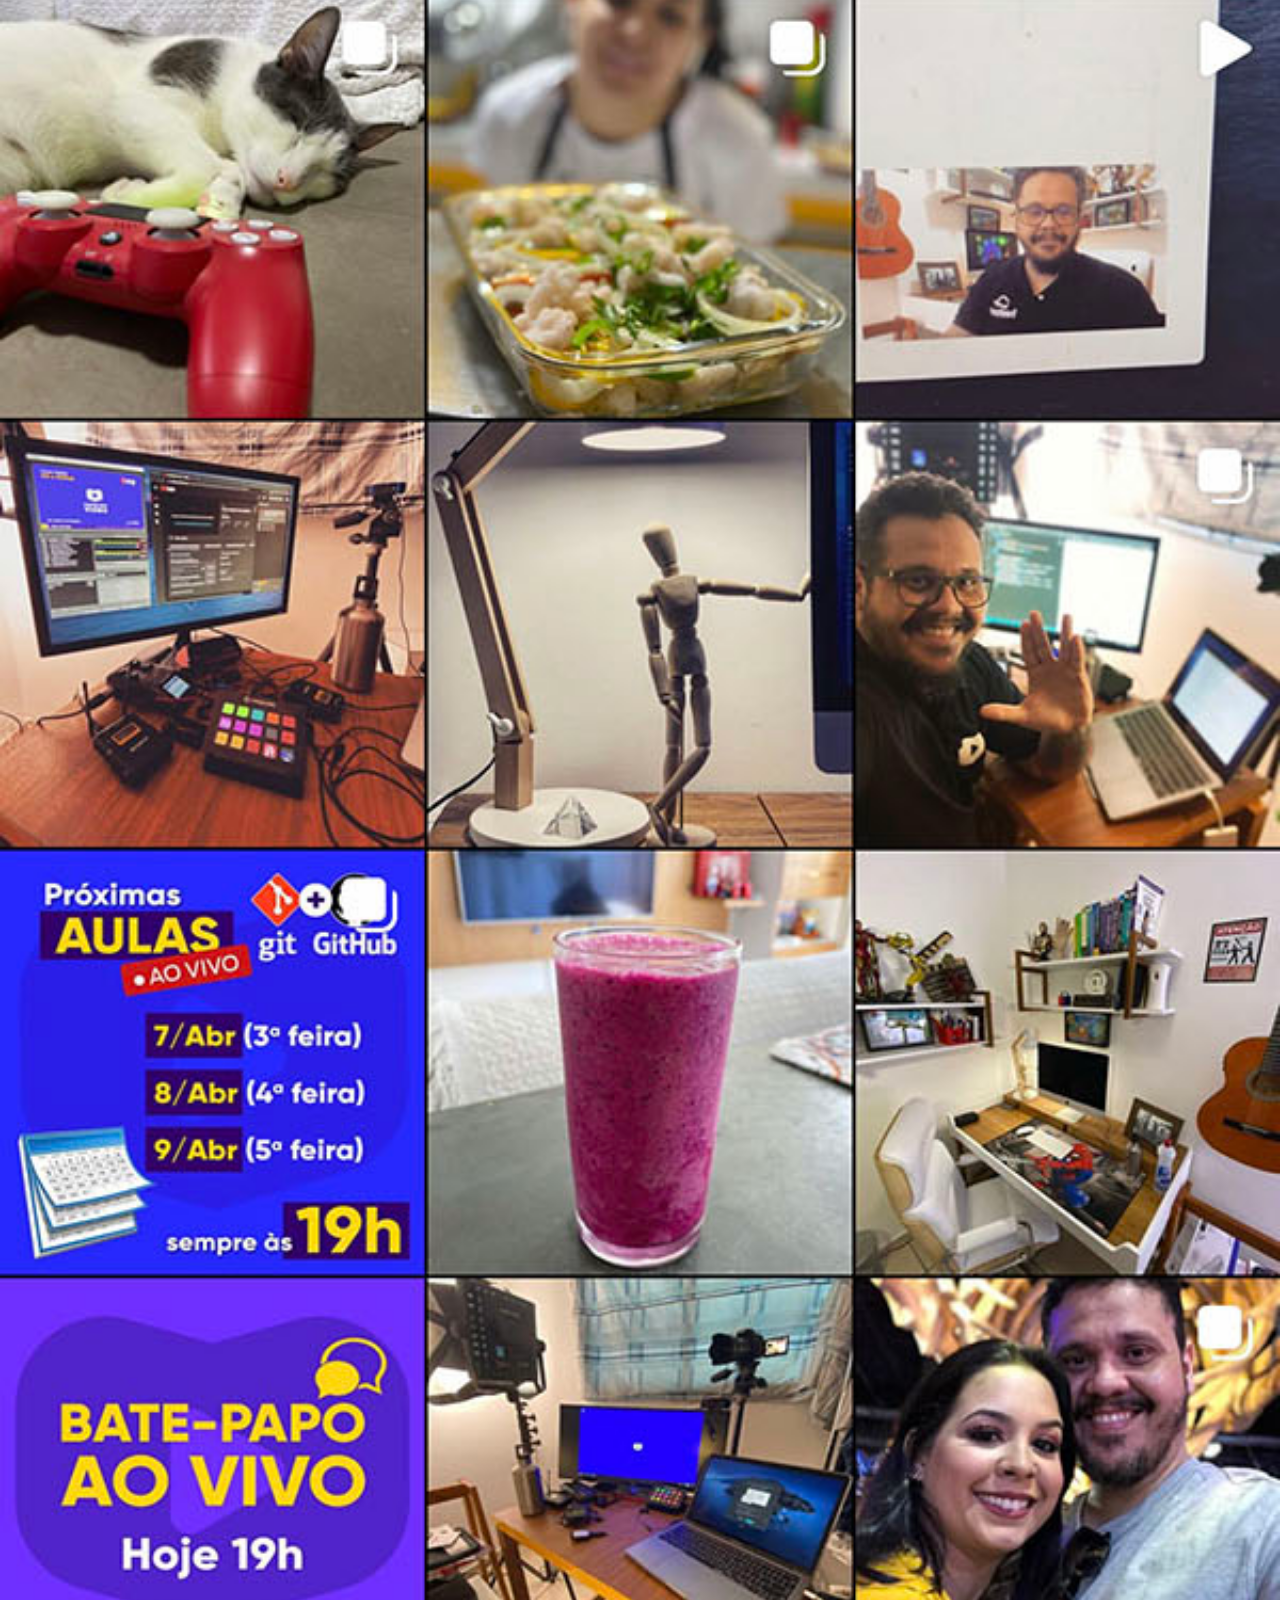
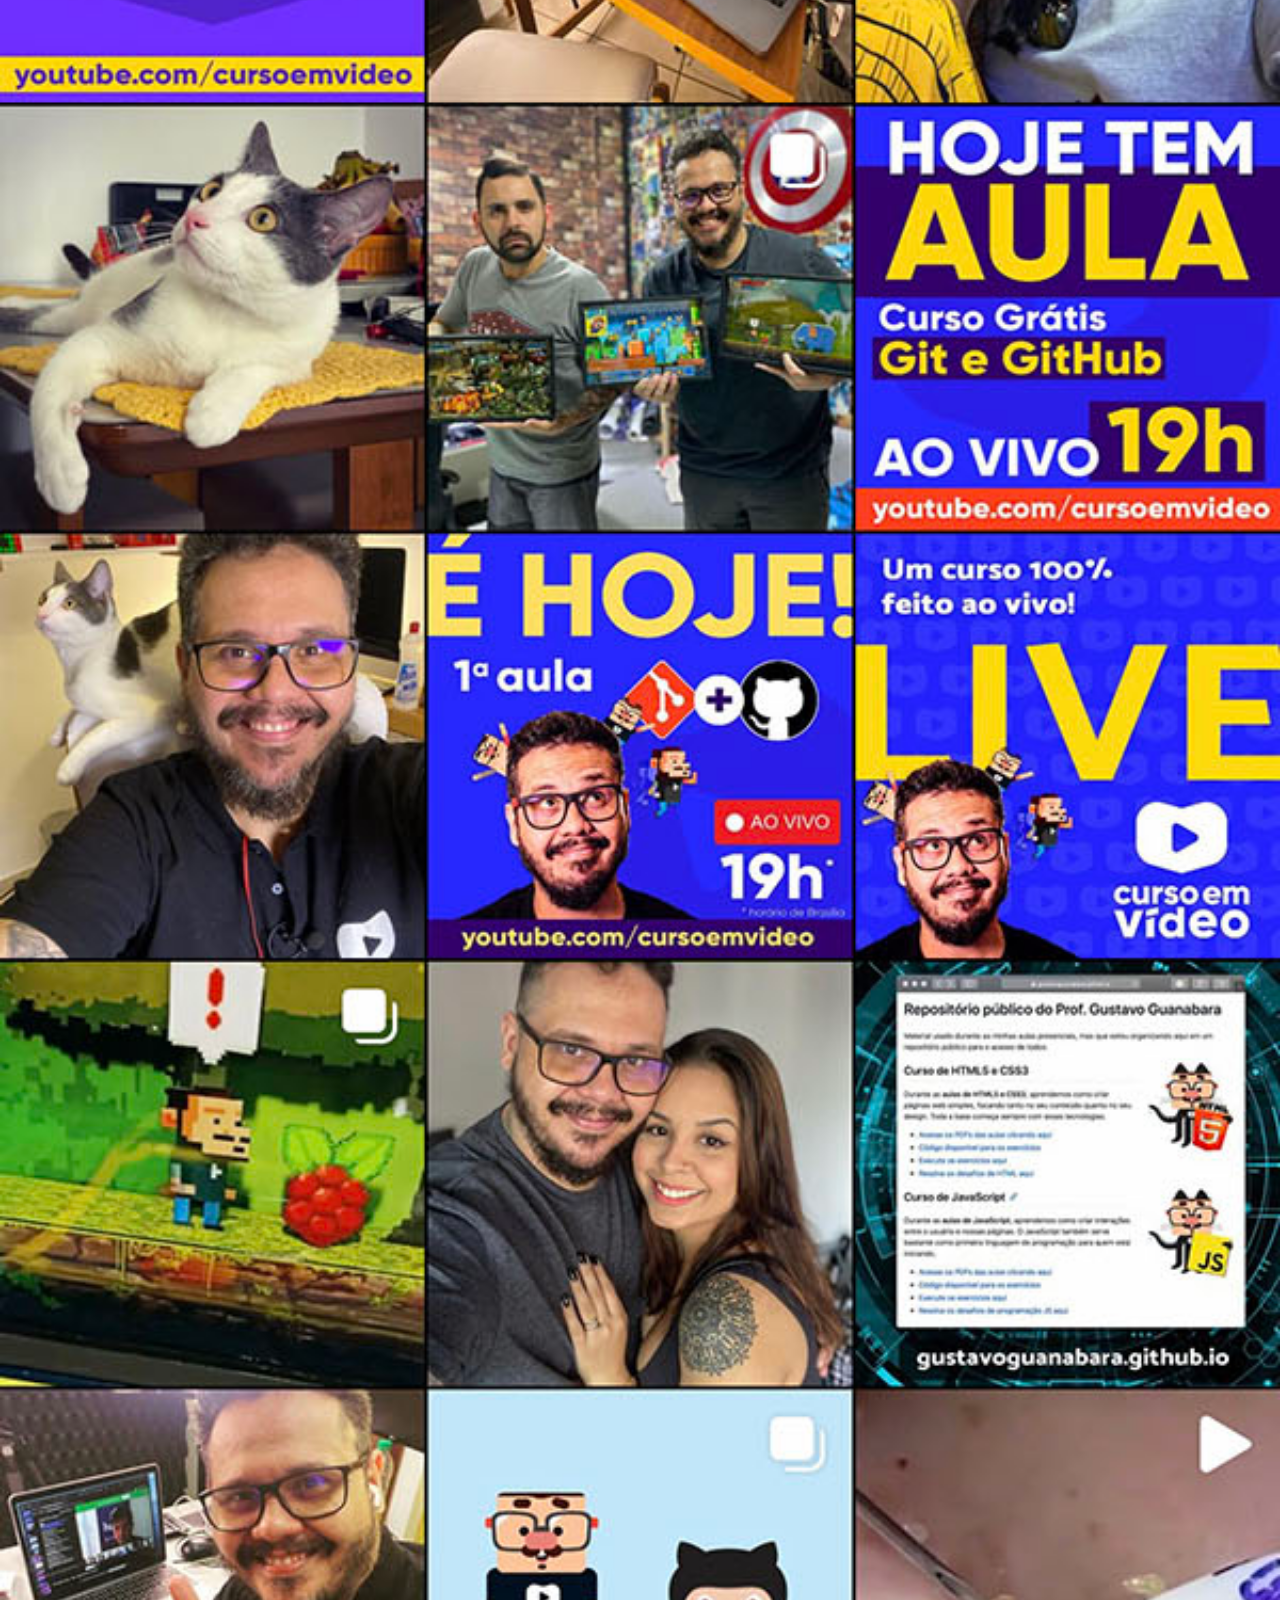
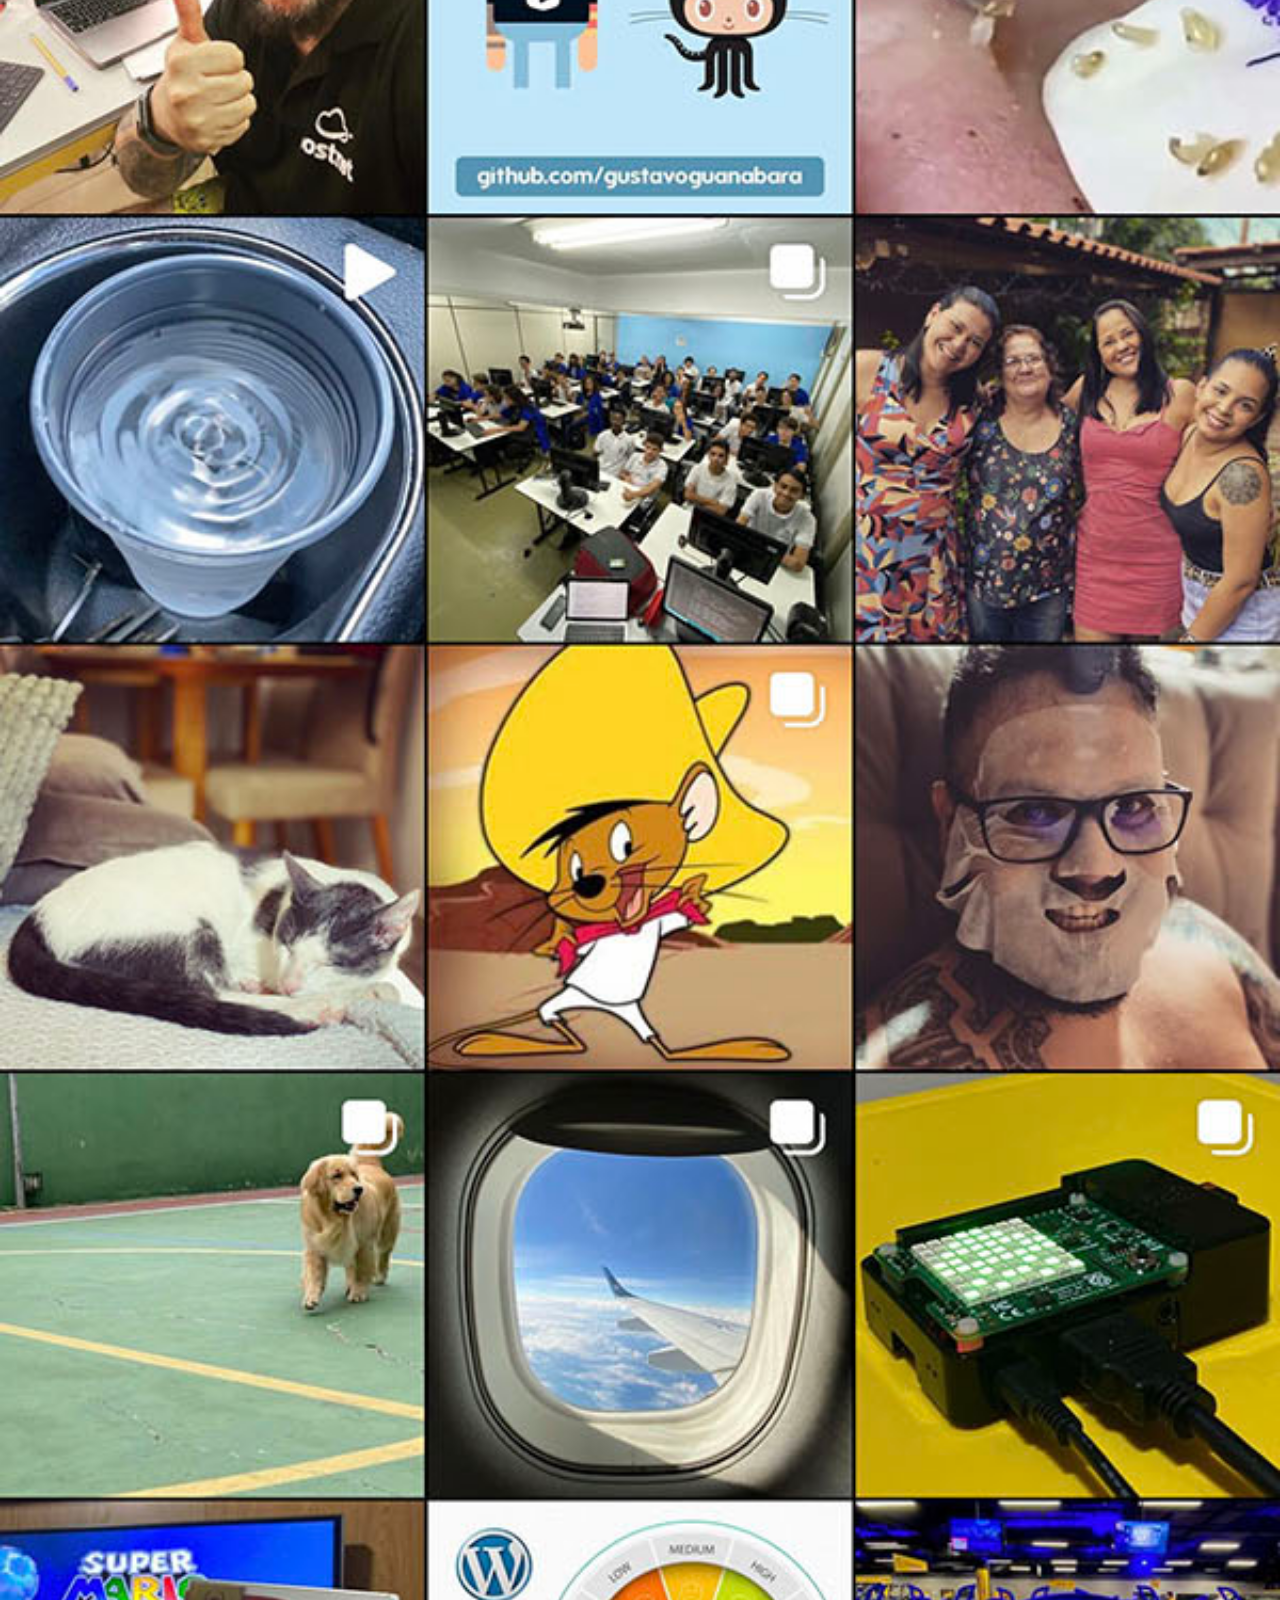
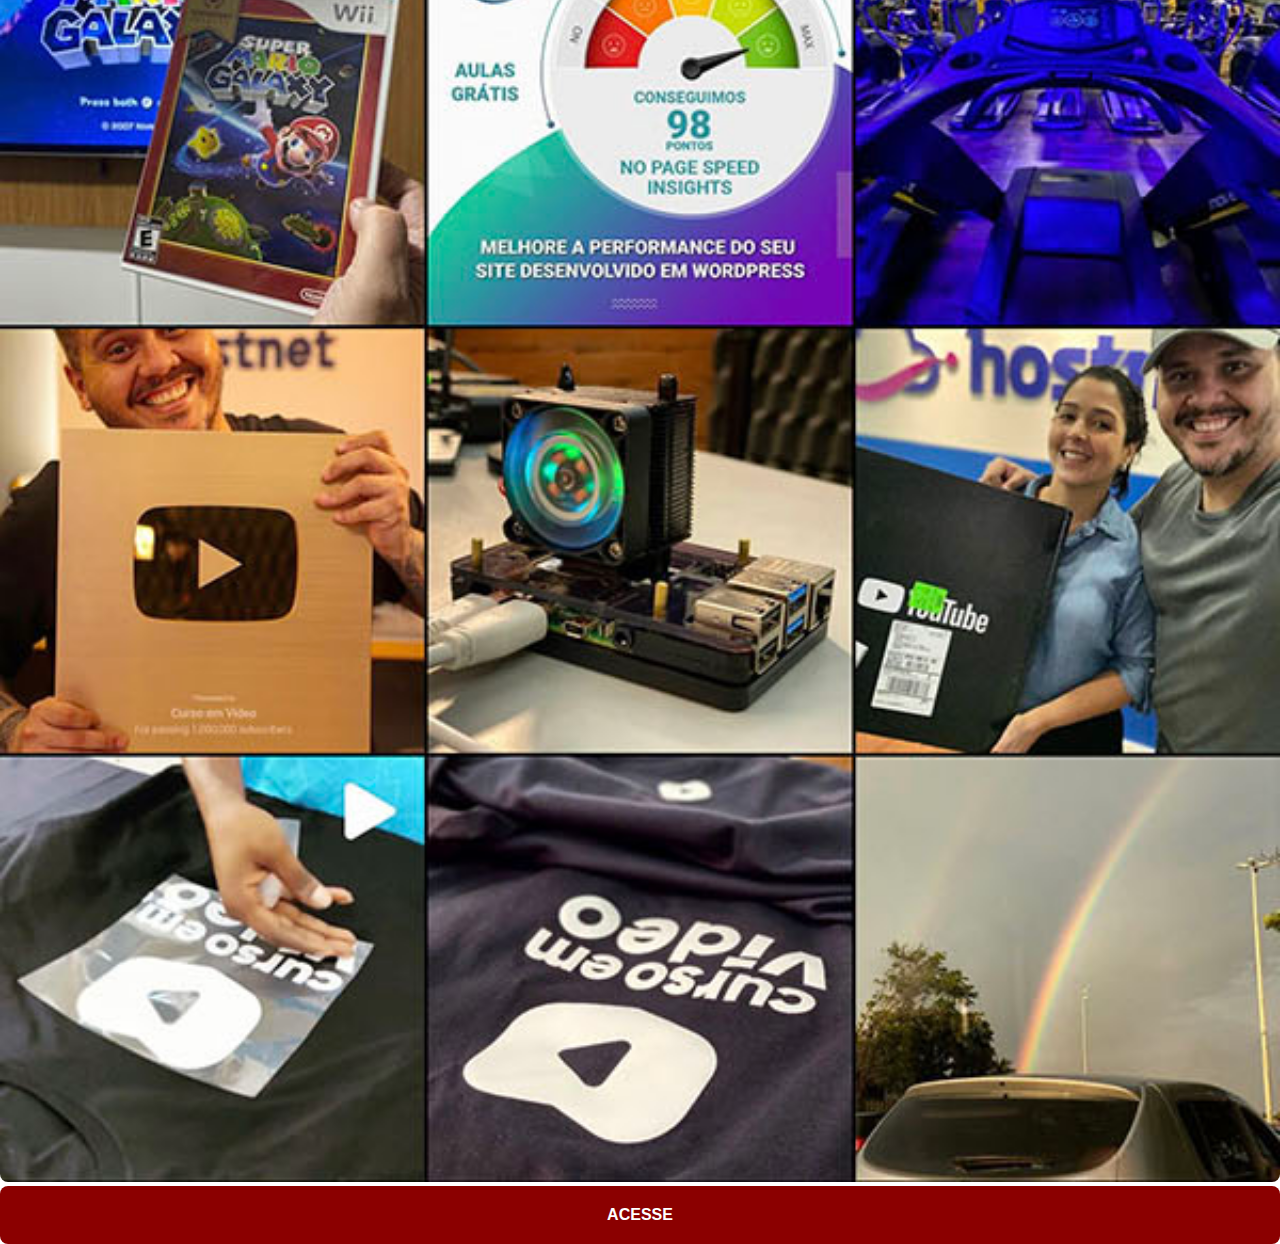
<file: instagram.html>
<!DOCTYPE html>
<html lang="pt-br">
<head>
    <meta charset="UTF-8">
    <meta name="viewport" content="width=device-width, initial-scale=1.0">
    <title>Instagram</title>
    <link rel="stylesheet" href="estilos/social.css">
</head>
<body>
    <img src="imagens/tela-instagram.jpg" alt="youtube">
    <a href="https://www.instagram.com/gustavoguanabara/" target="_blank">ACESSE</a>
</body>
</html>
</file>
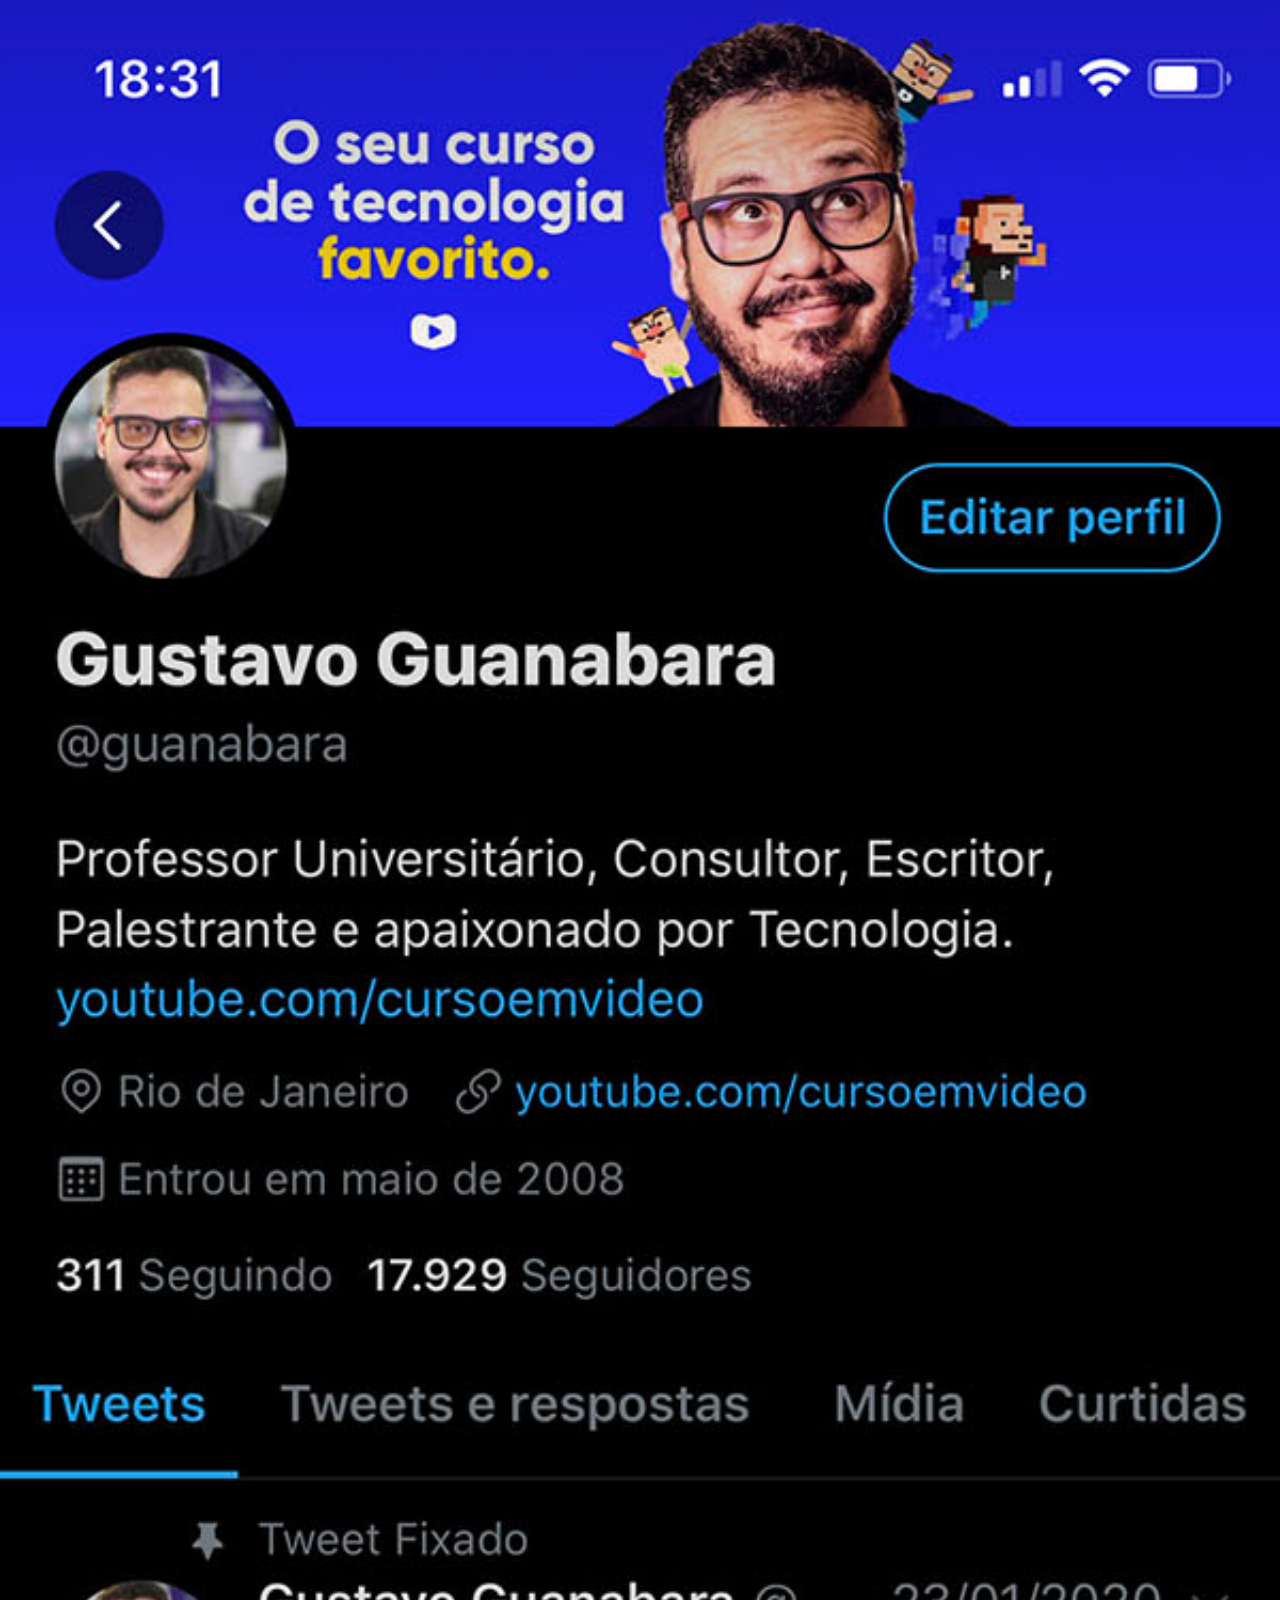
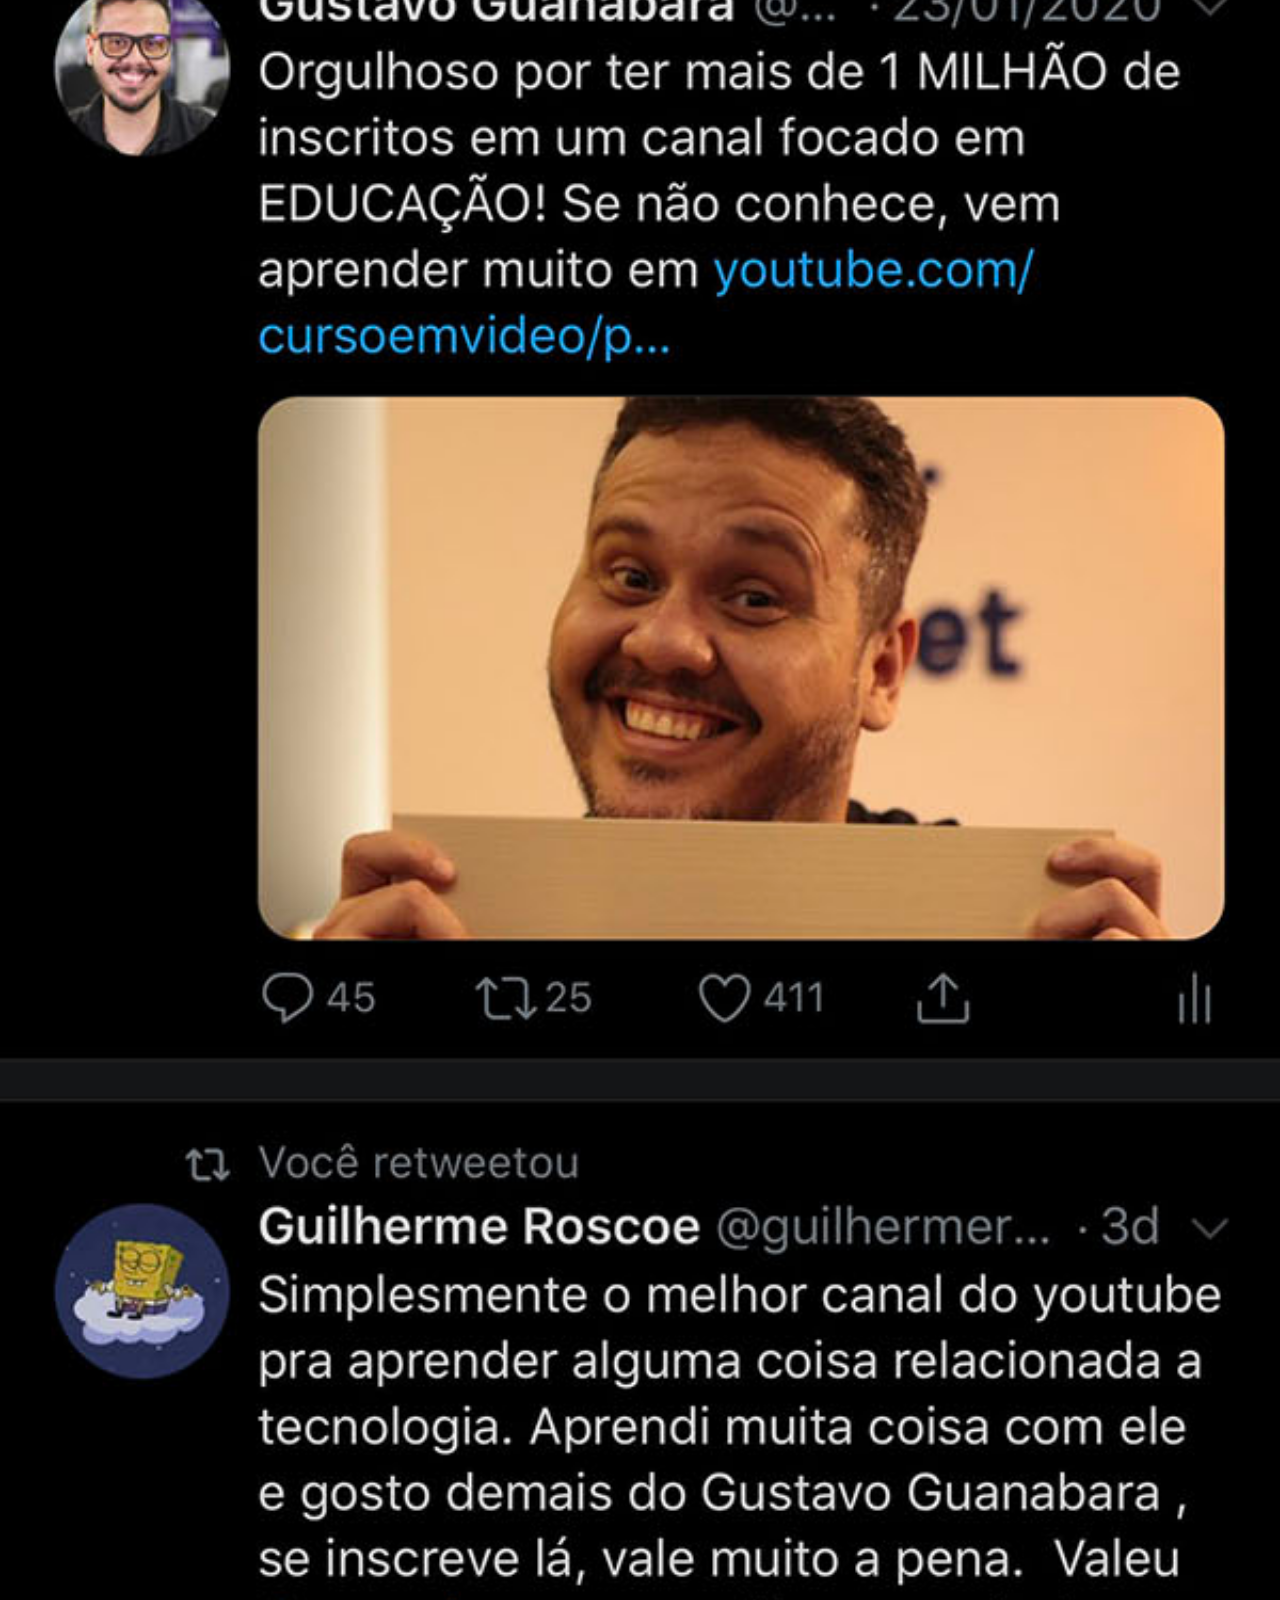
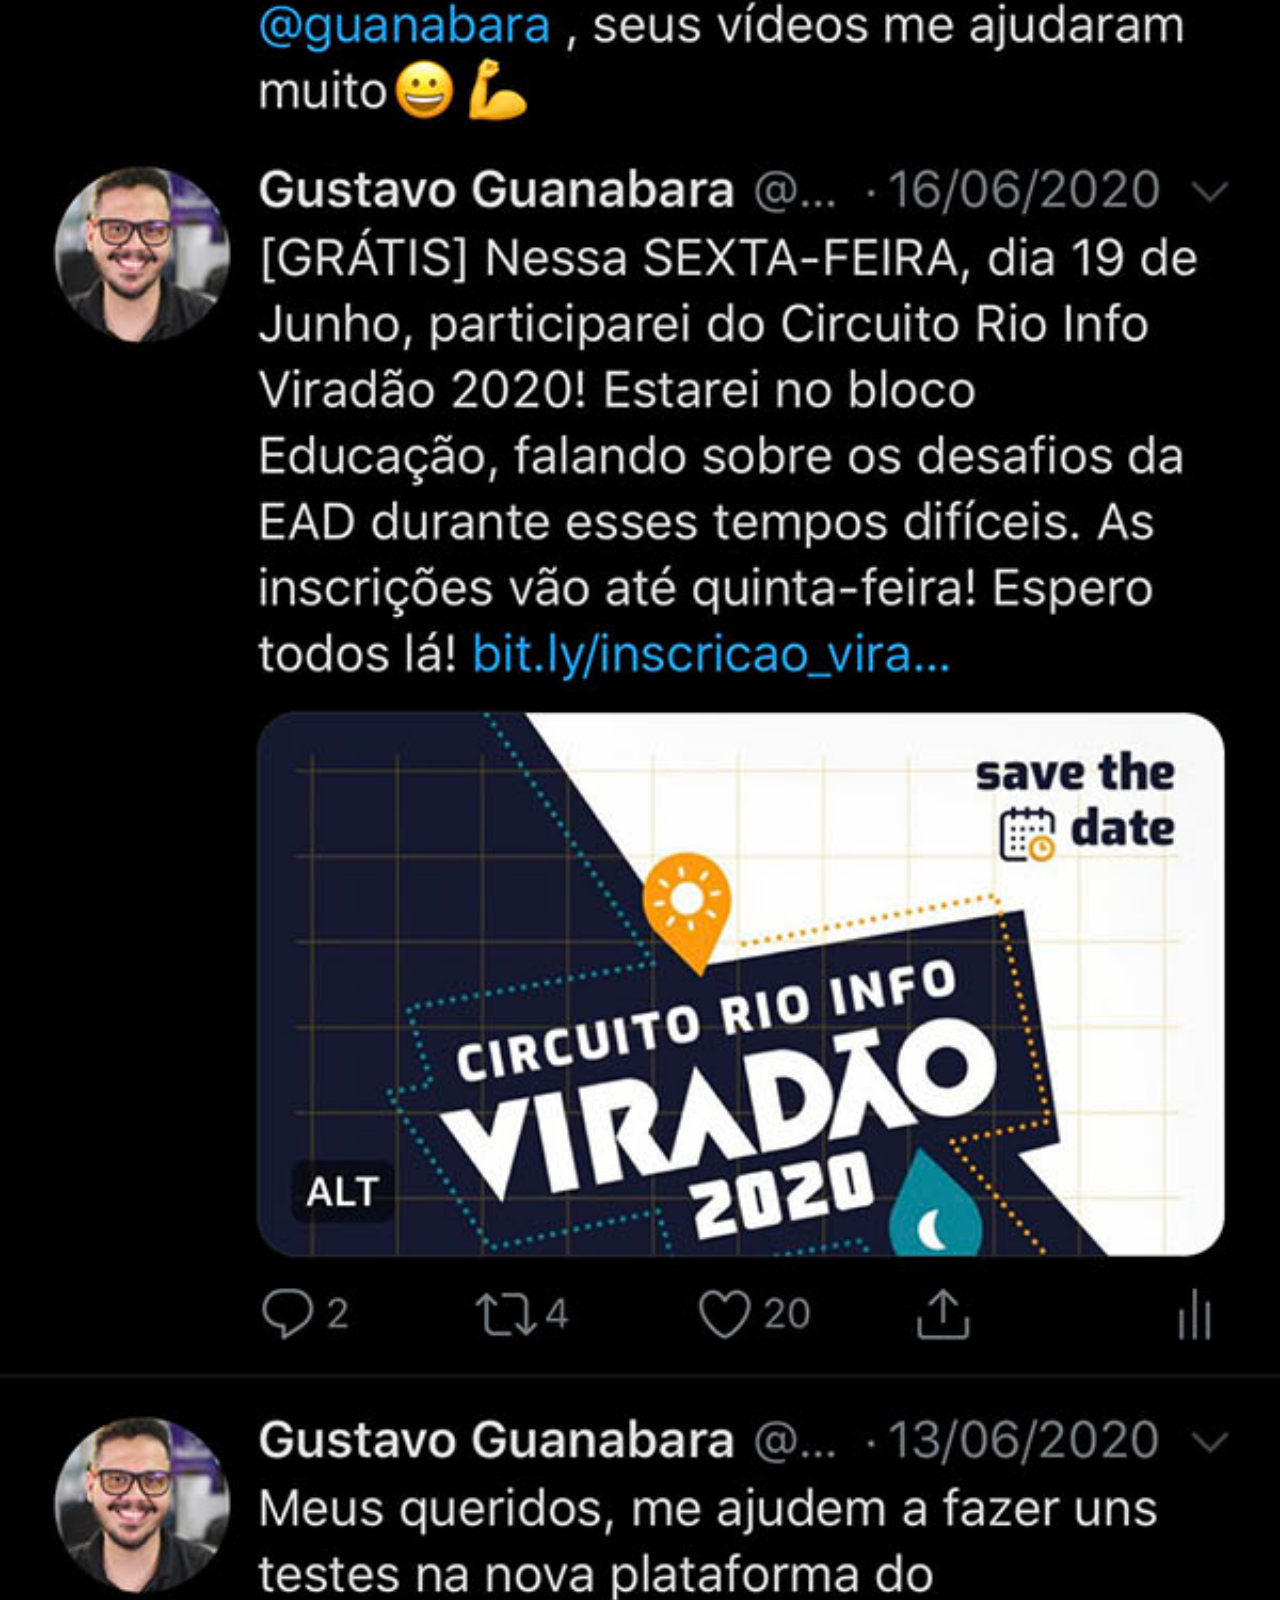
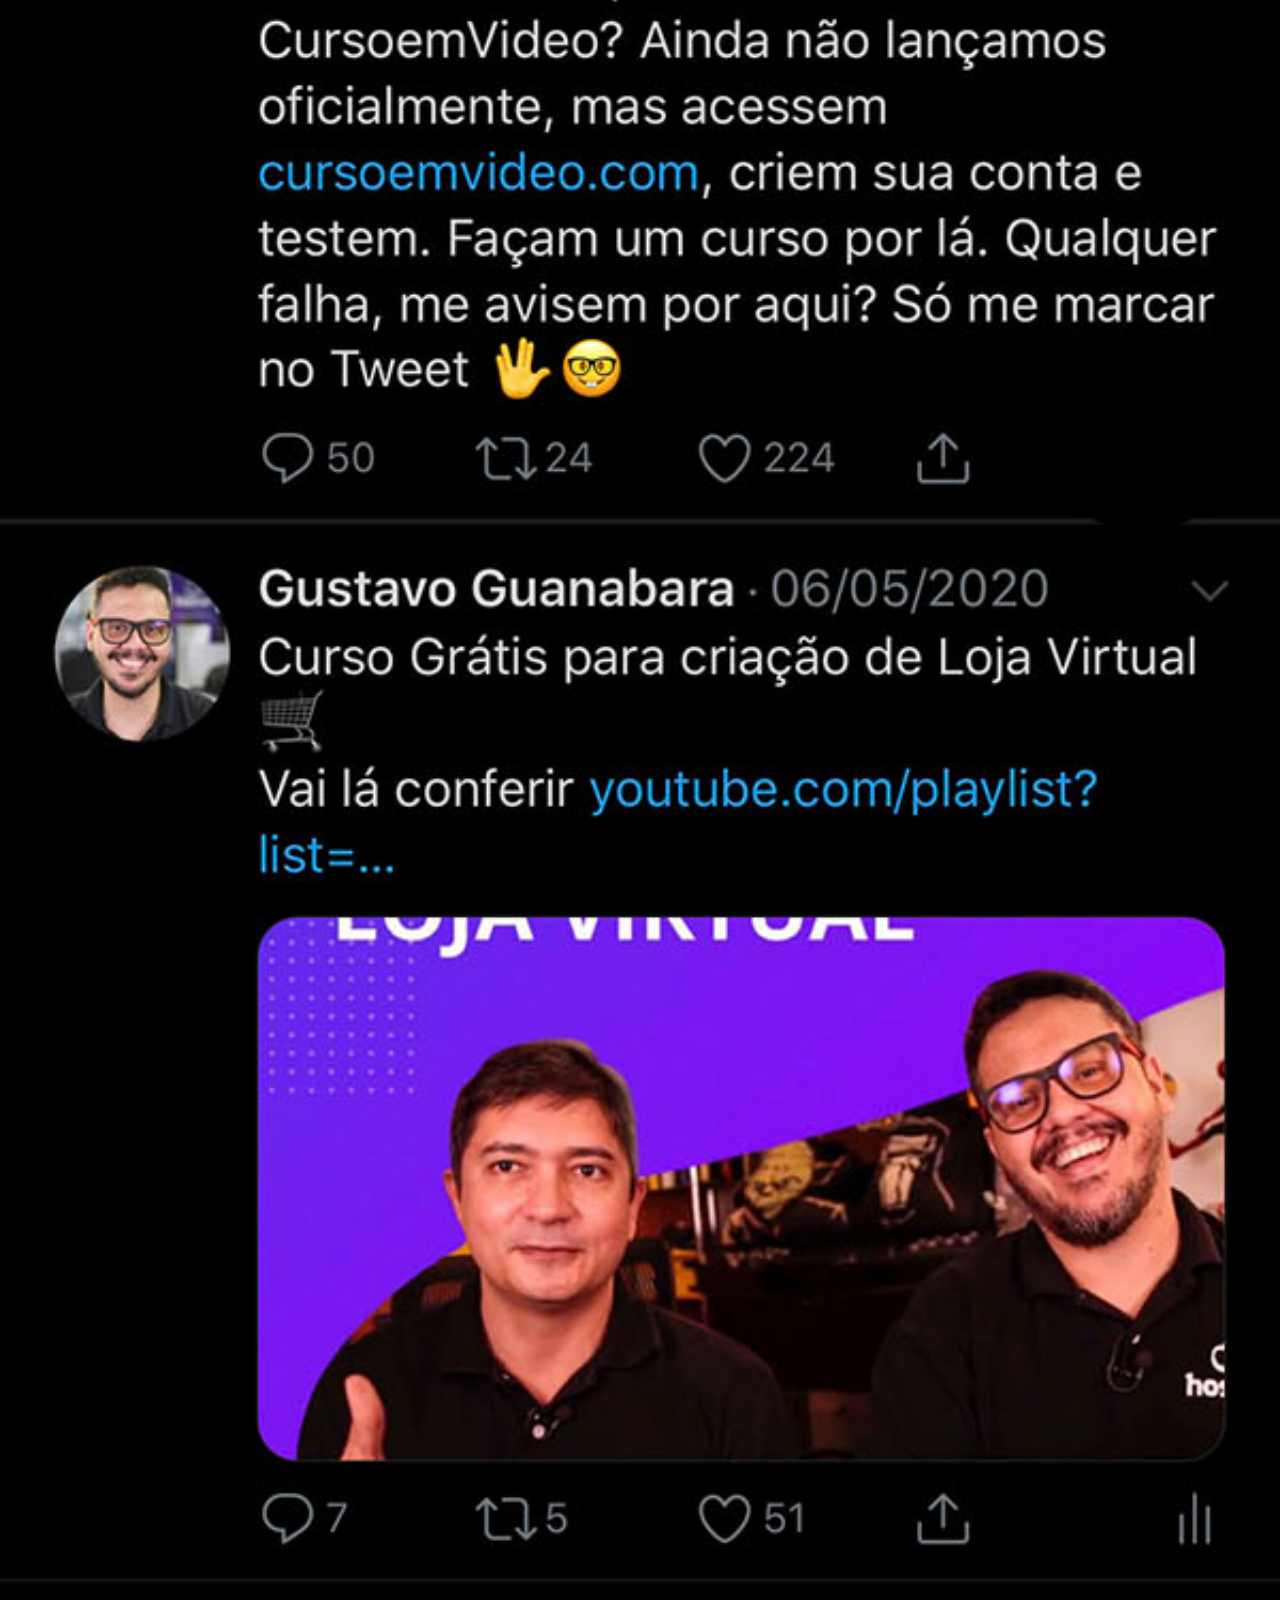
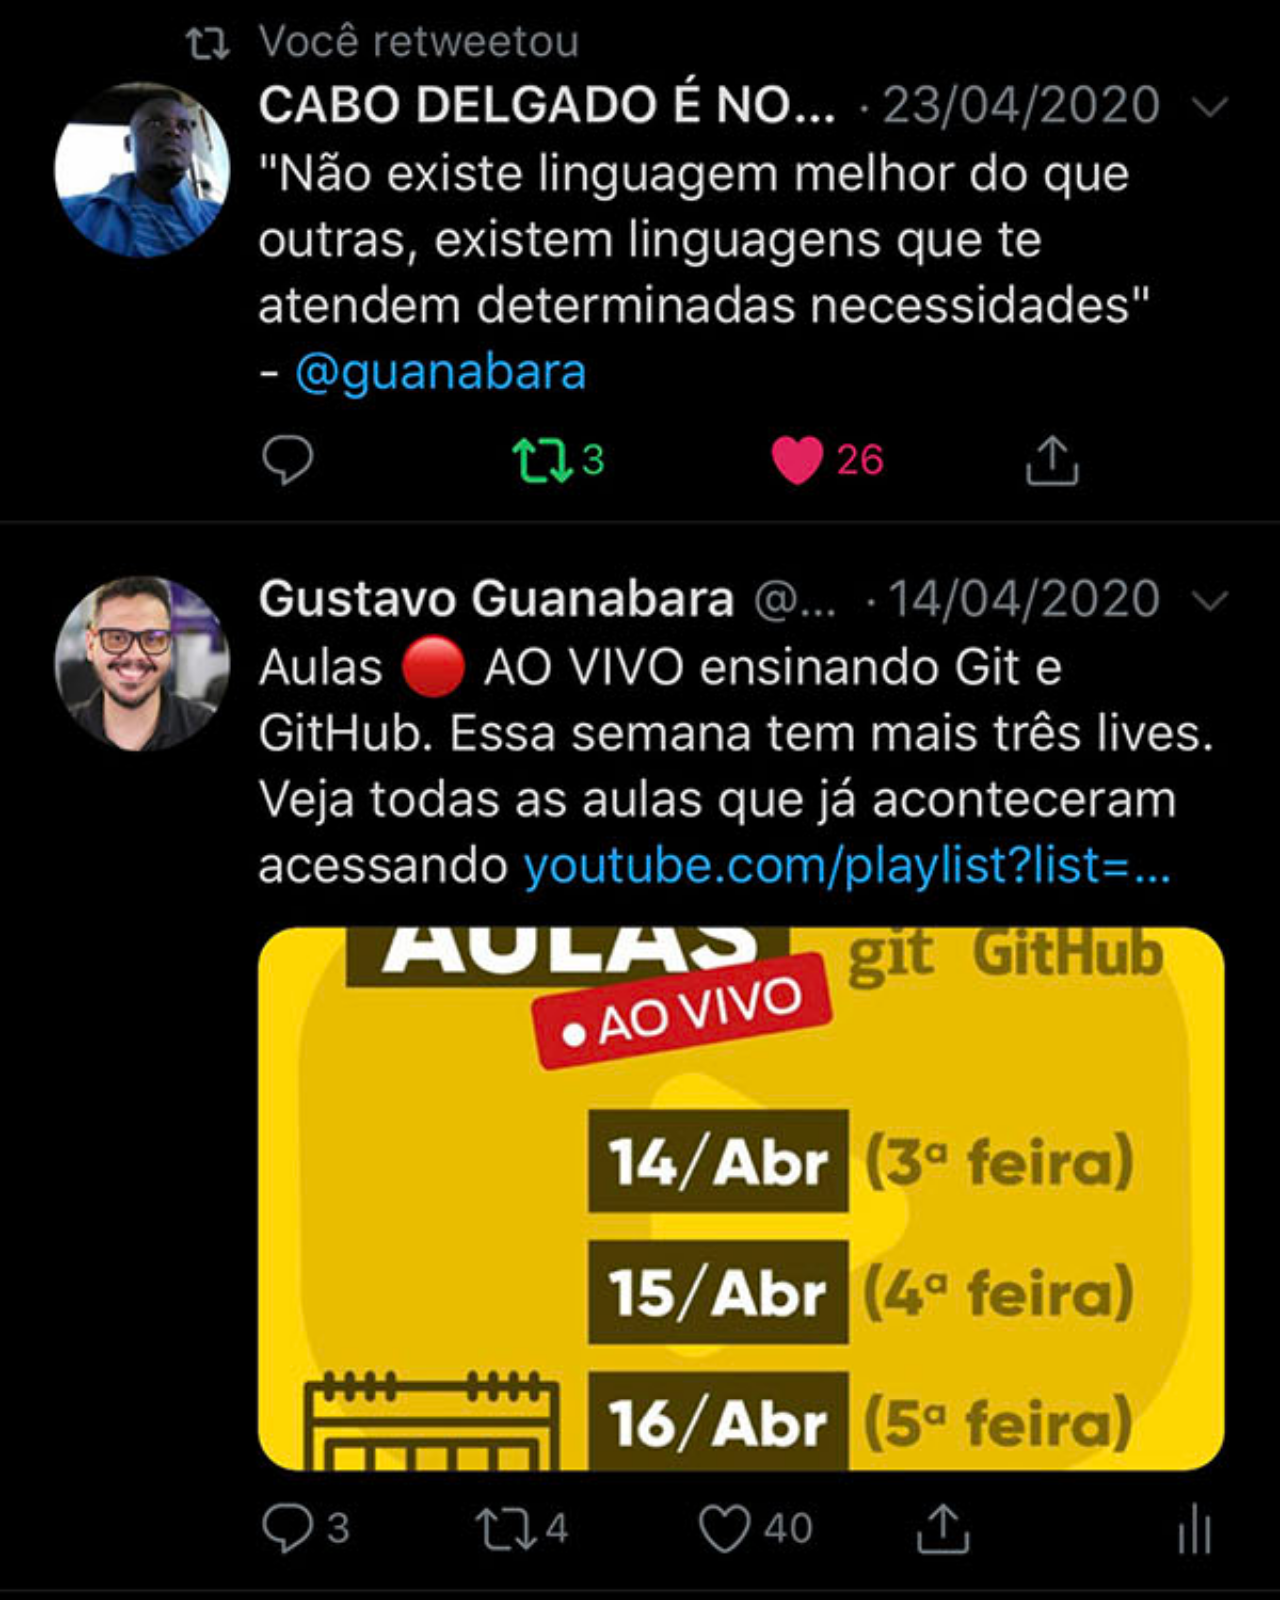
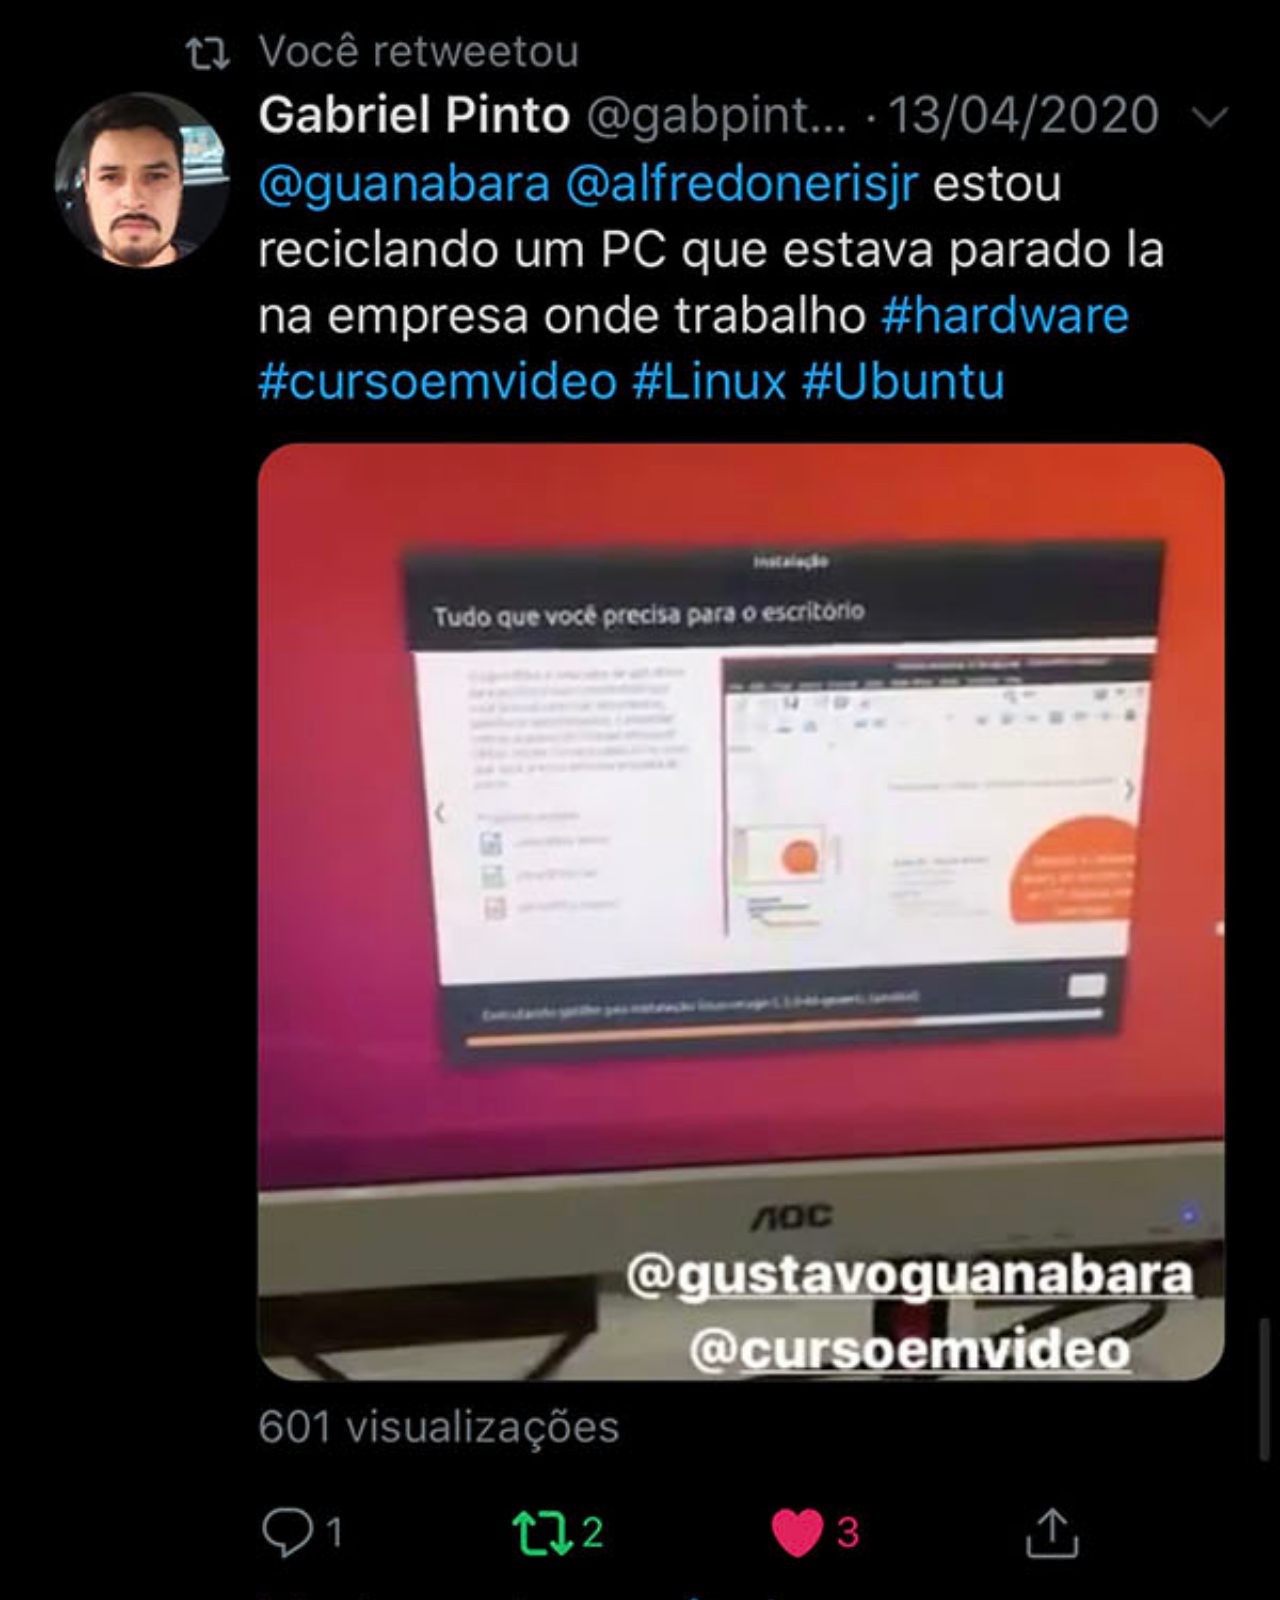
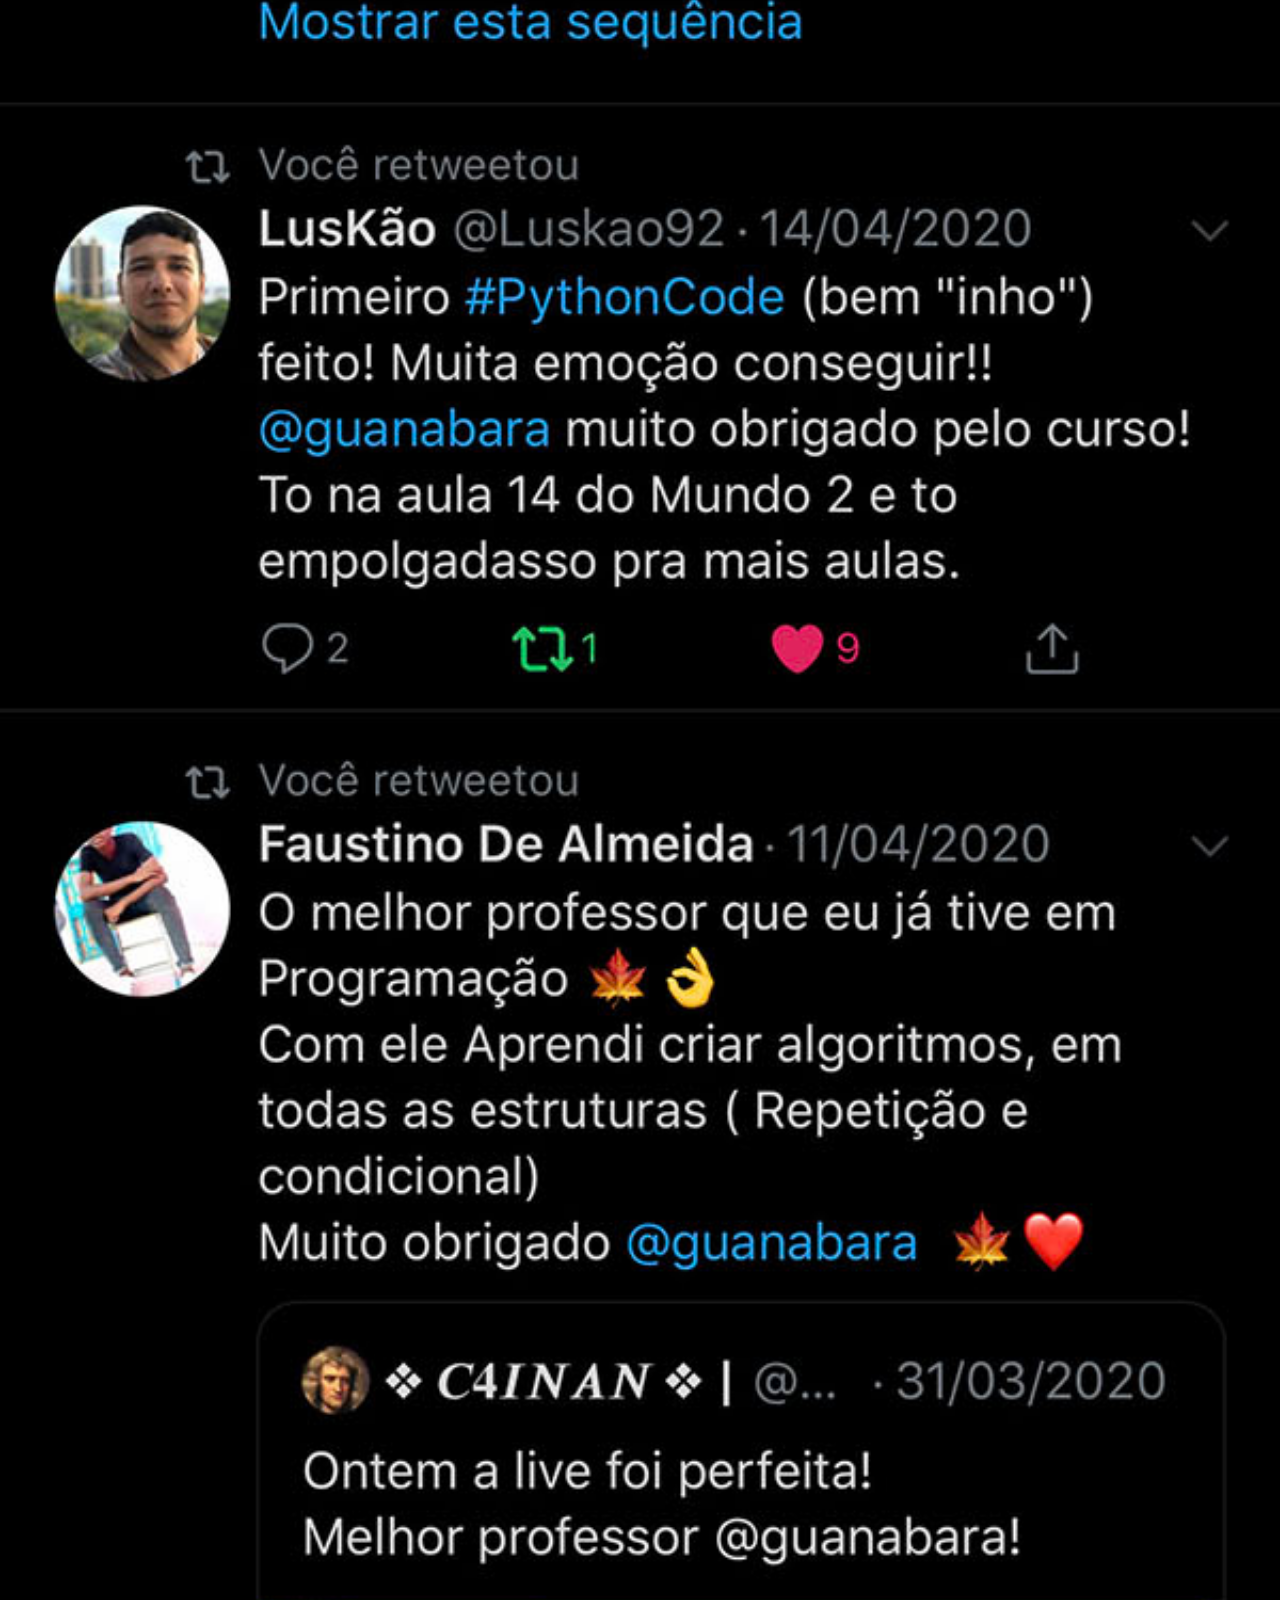
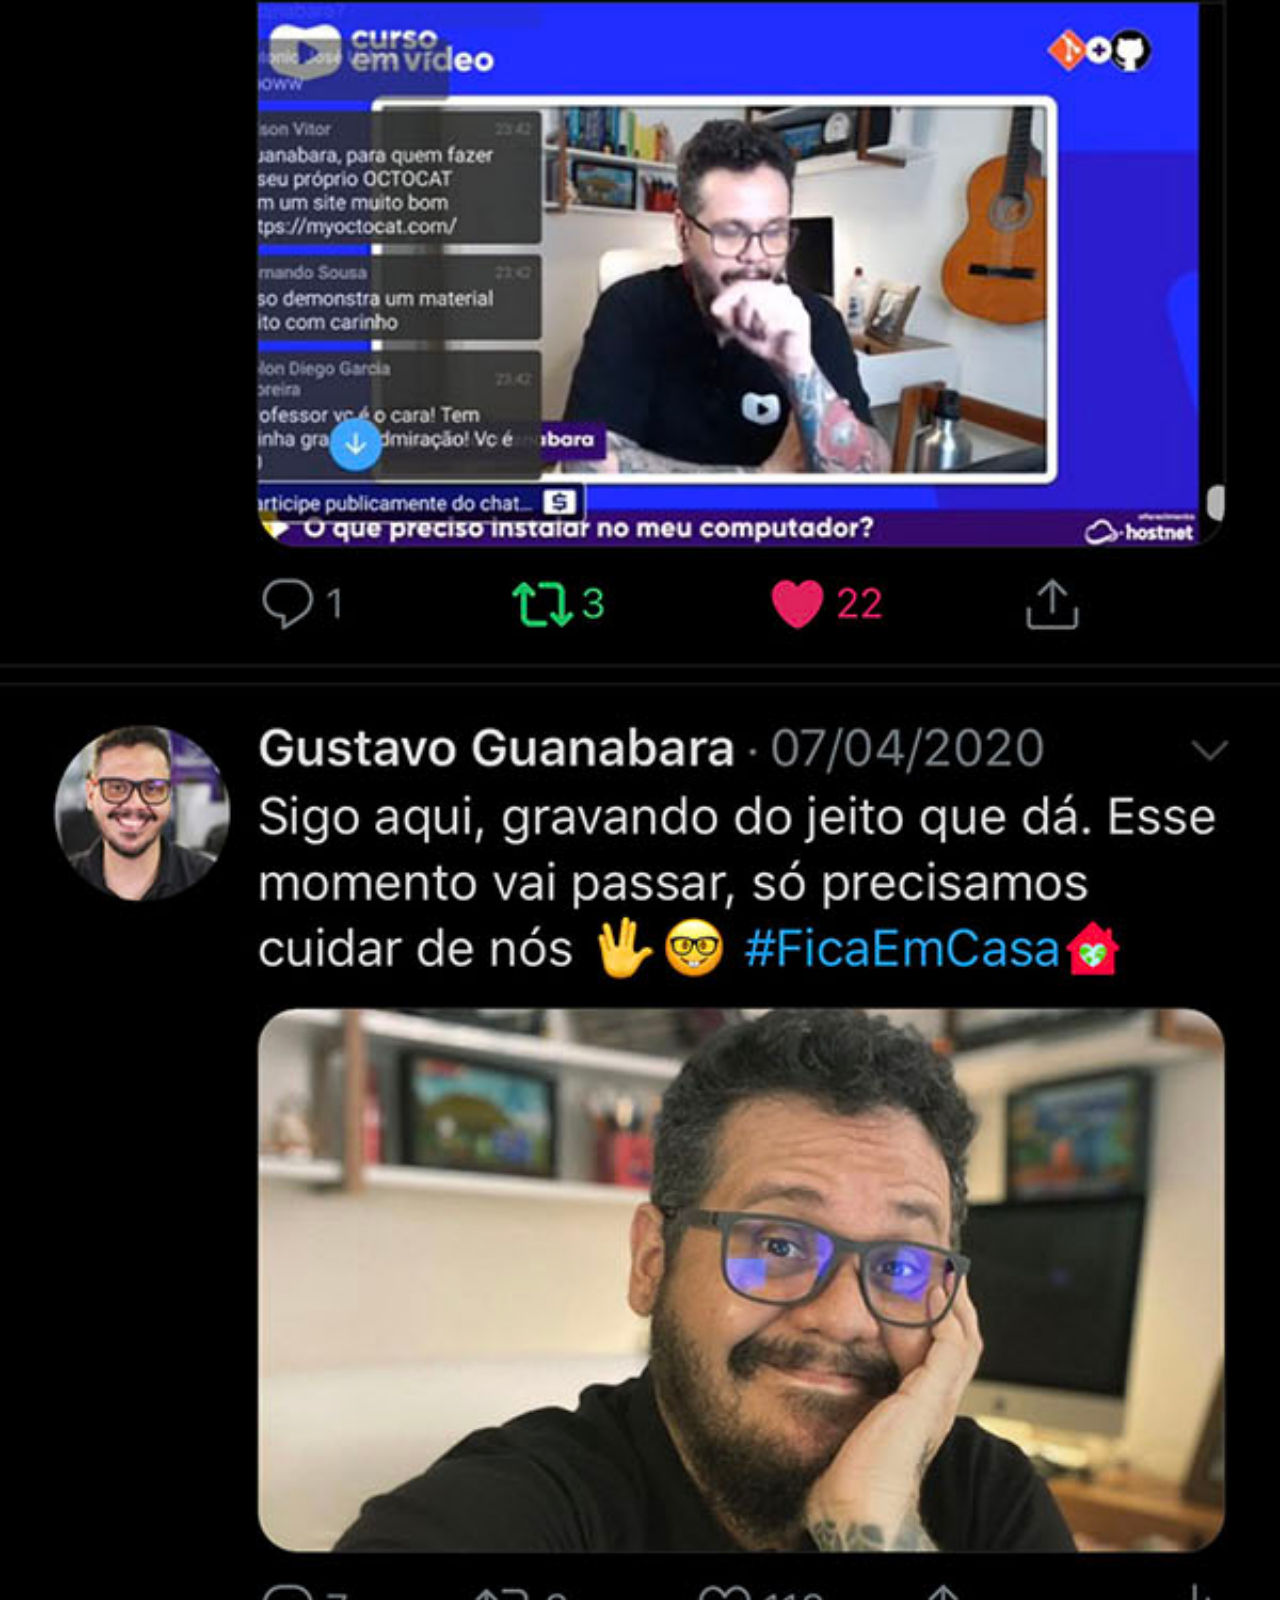
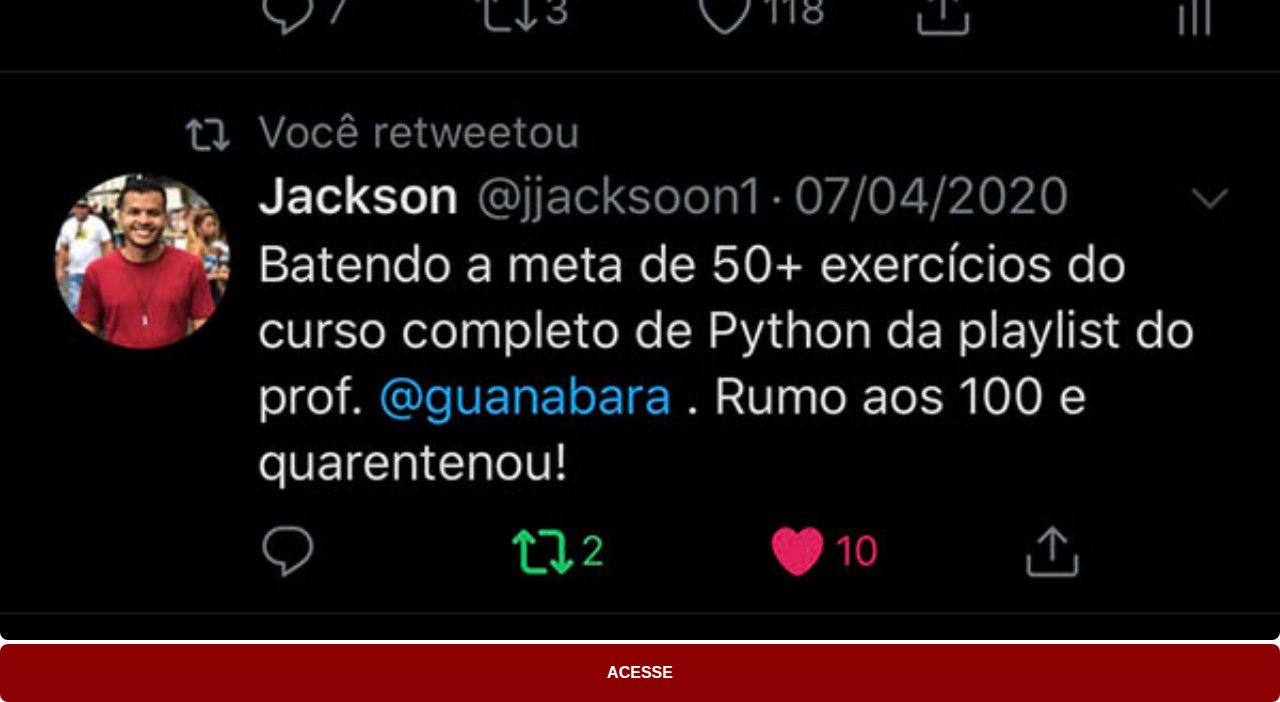
<file: twitter.html>
<!DOCTYPE html>
<html lang="pt-br">
<head>
    <meta charset="UTF-8">
    <meta name="viewport" content="width=device-width, initial-scale=1.0">
    <title>Twitter</title>
    <link rel="stylesheet" href="estilos/social.css">
</head>
<body>
    <img src="imagens/tela-twitter.jpg" alt="youtube">
    <a href="https://twitter.com/guanabara?ref_src=twsrc%5Egoogle%7Ctwcamp%5Eserp%7Ctwgr%5Eauthor" target="_blank">ACESSE</a>
</body>
</html>
</file>
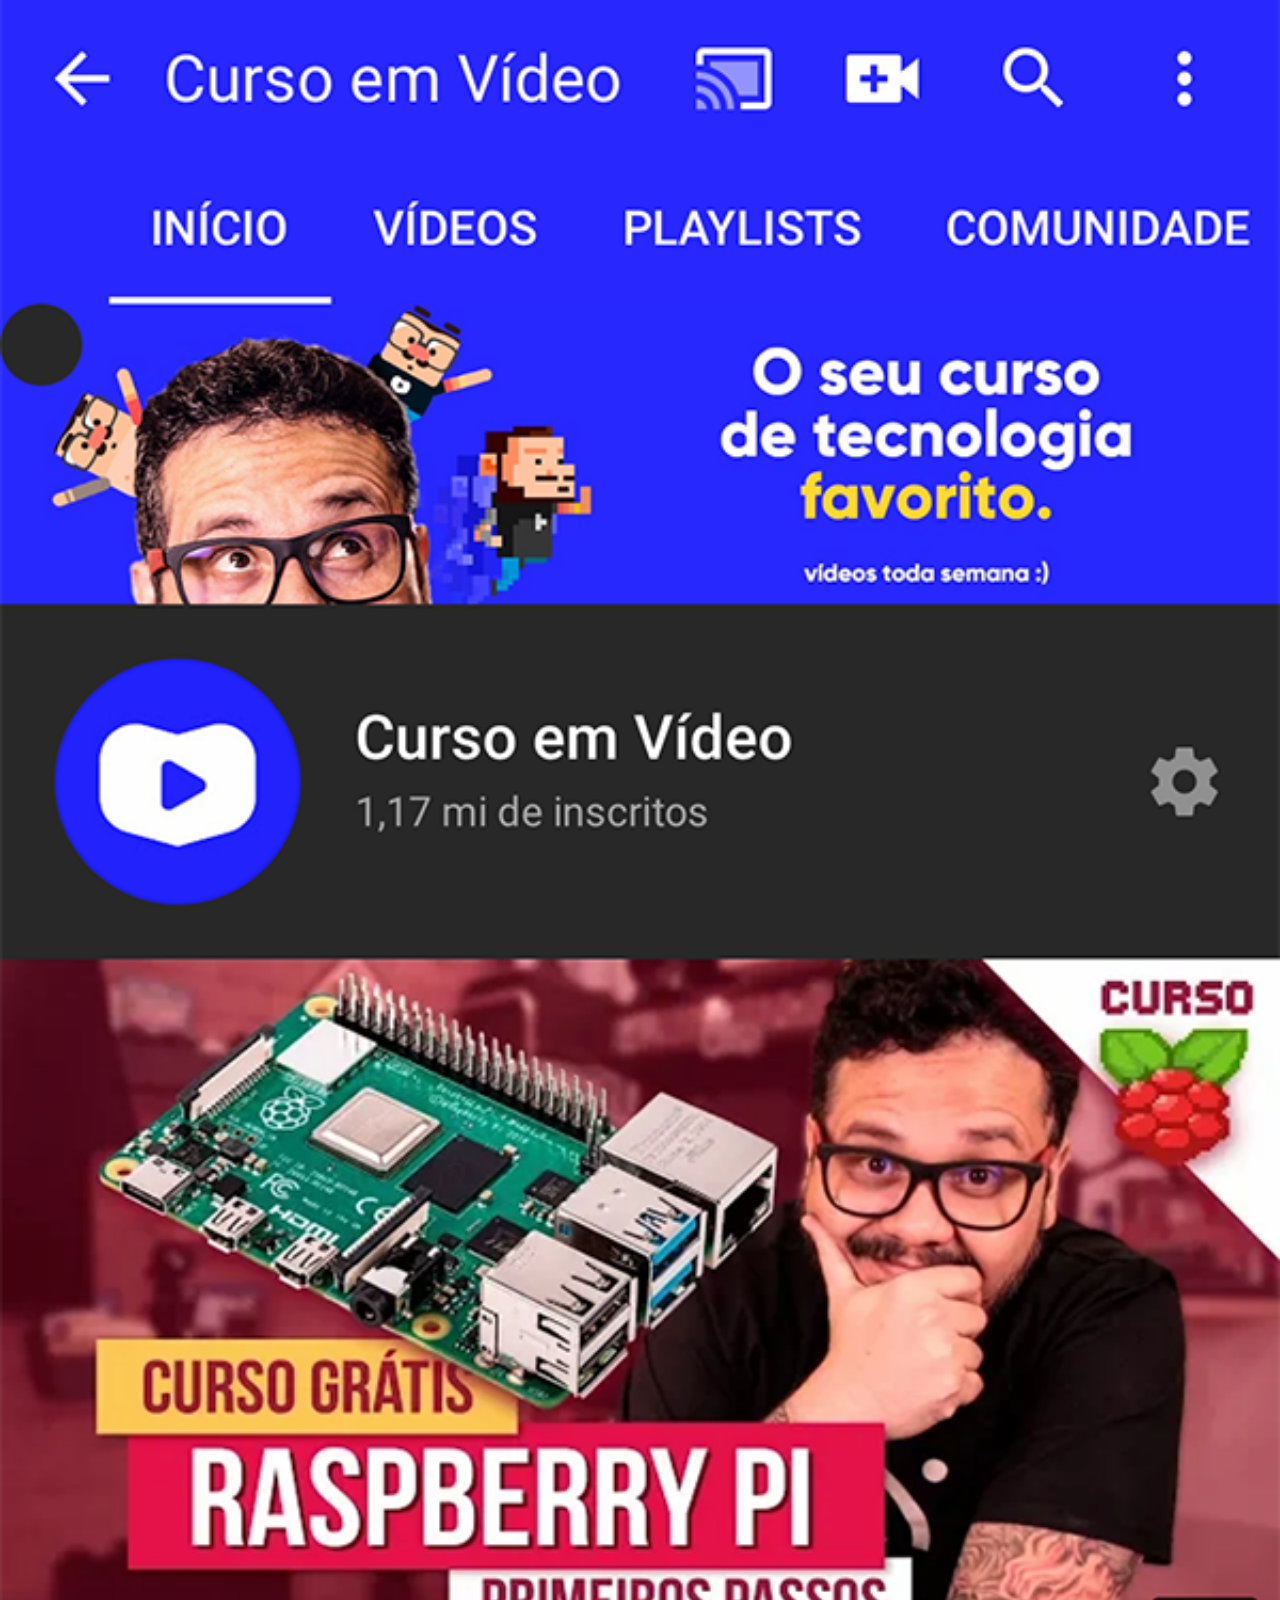
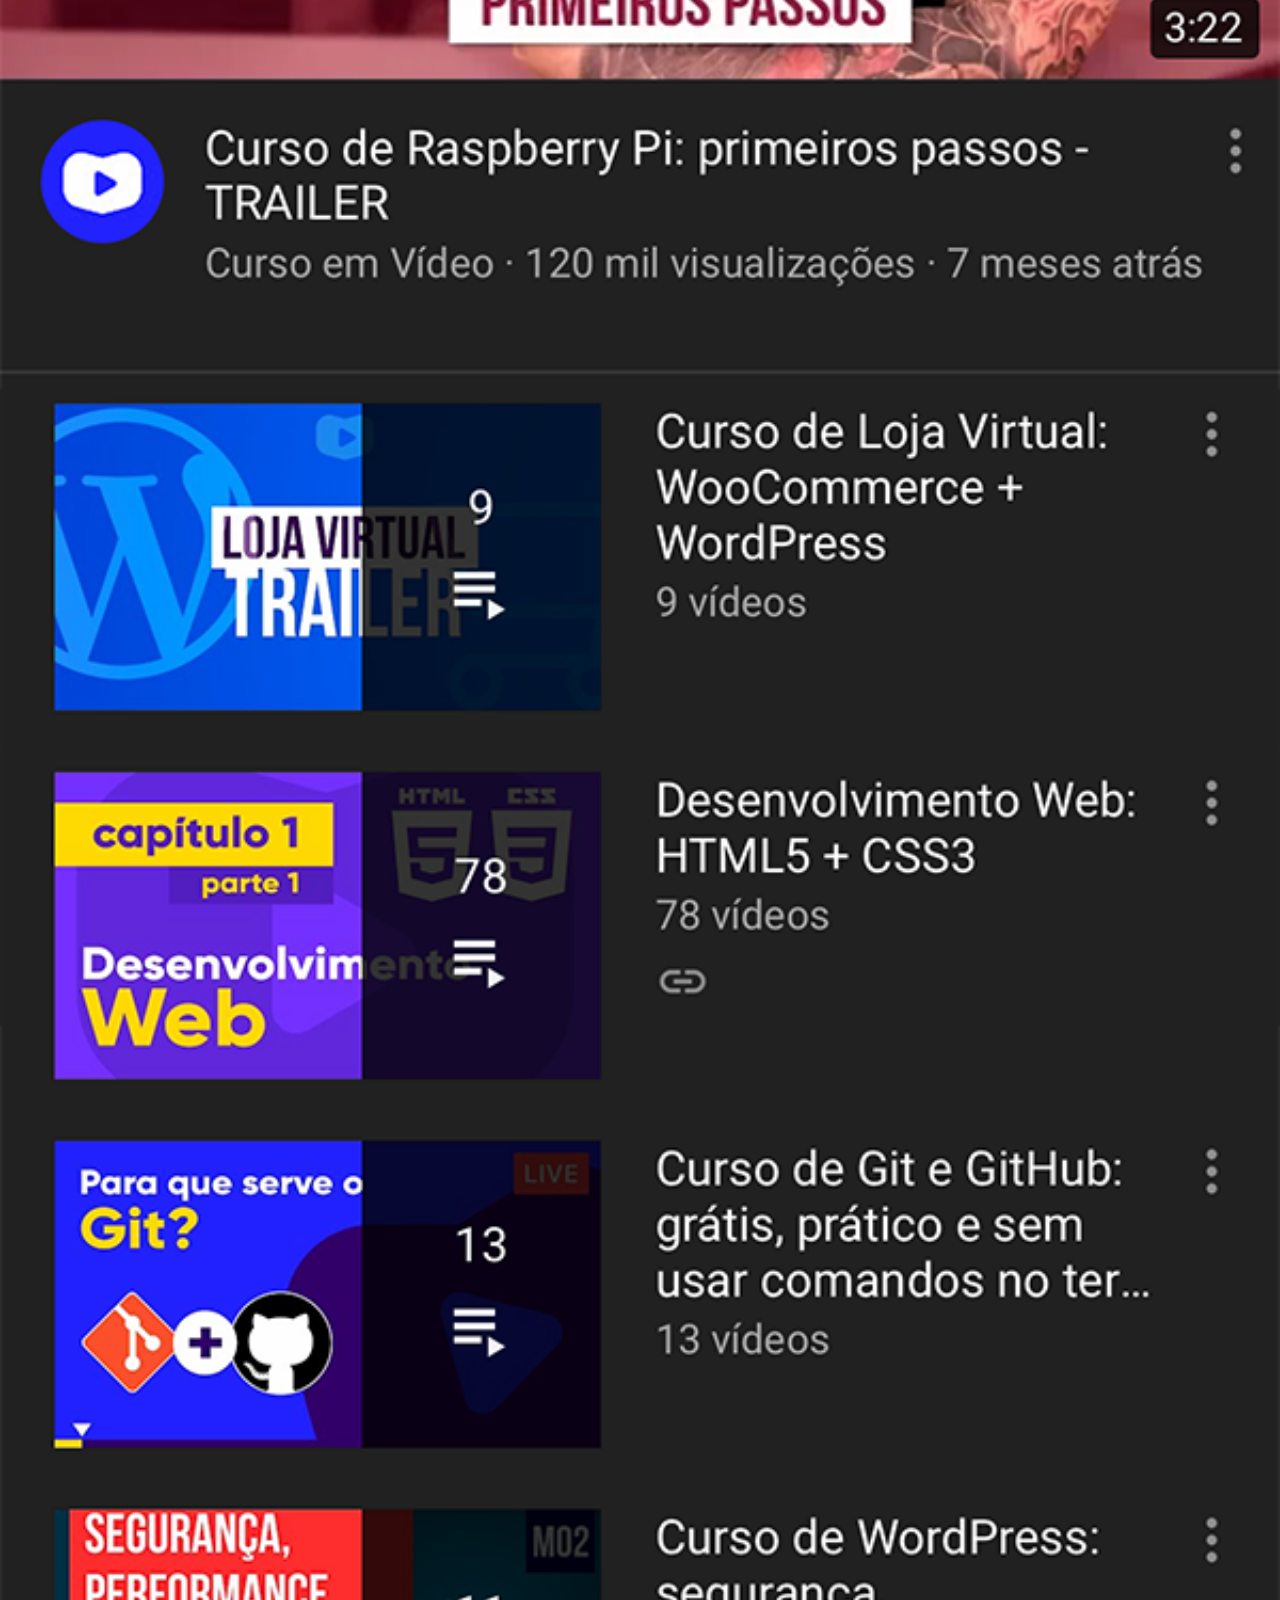
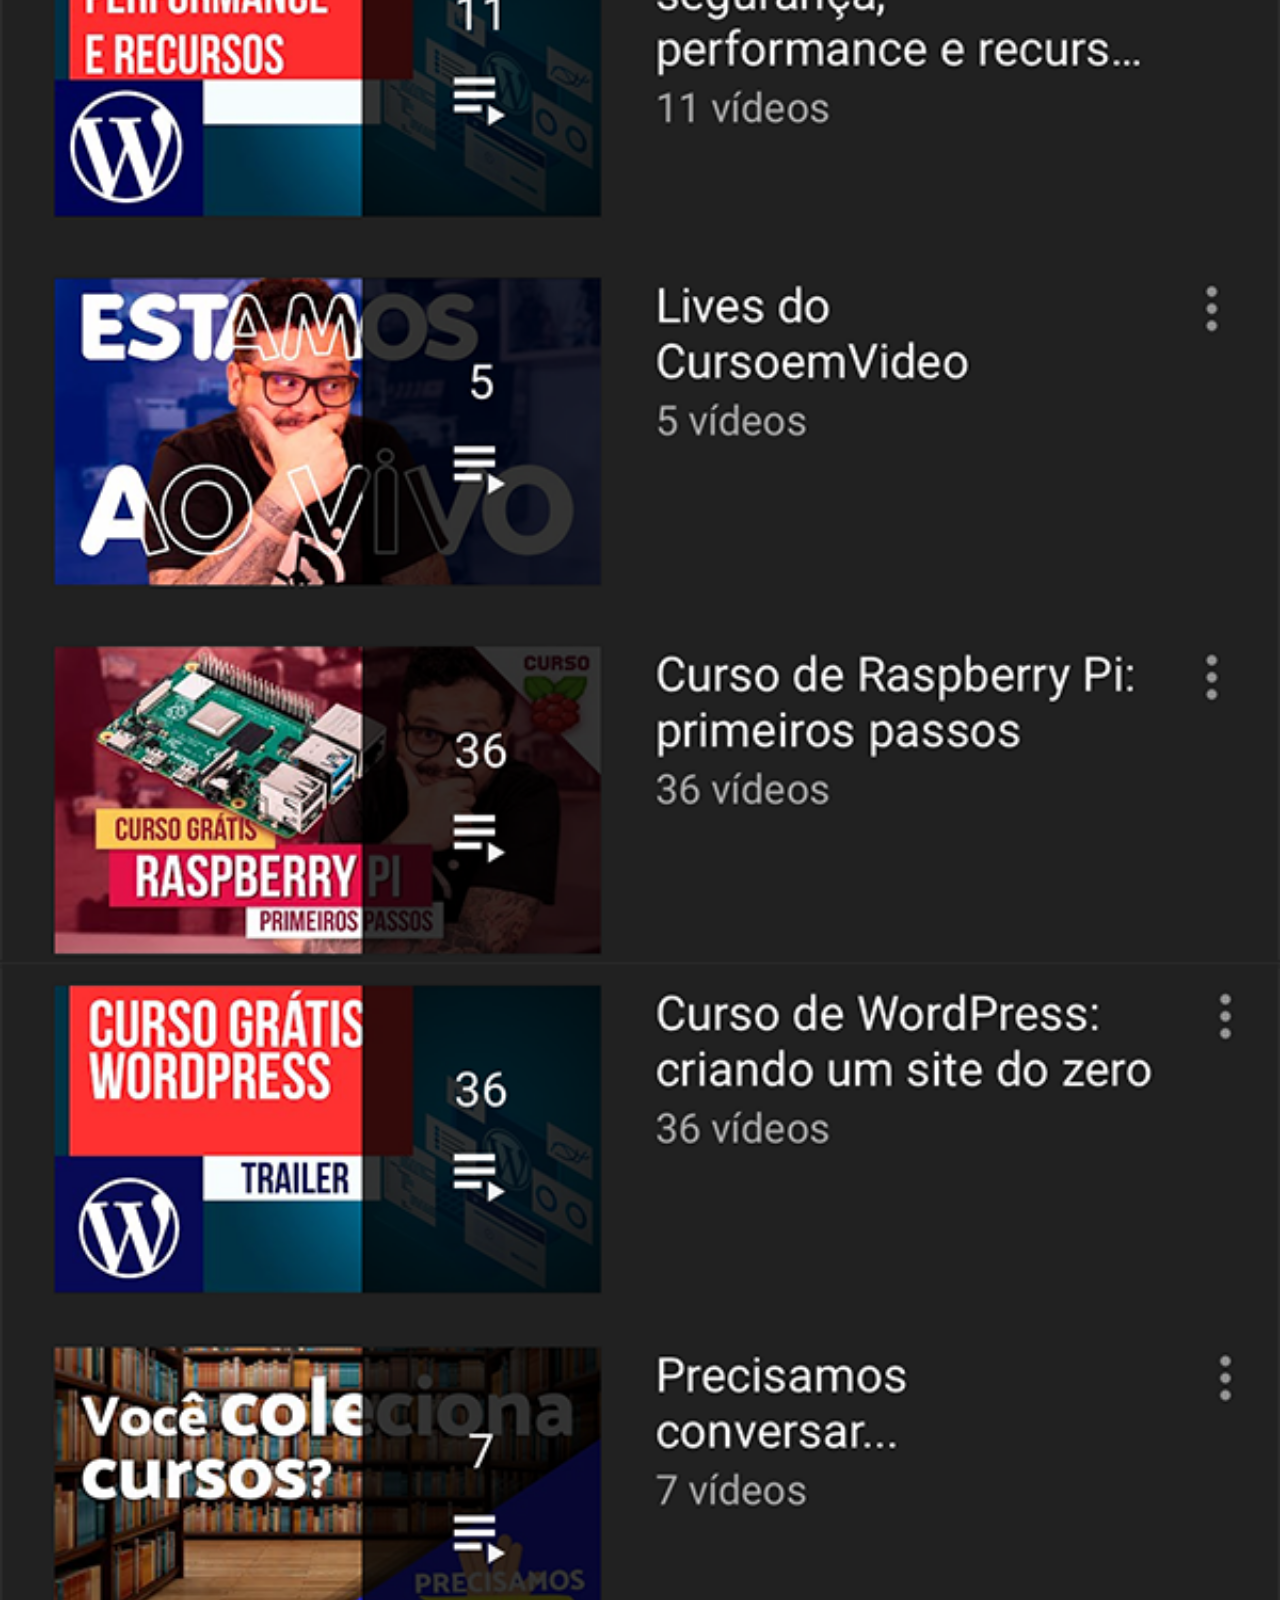
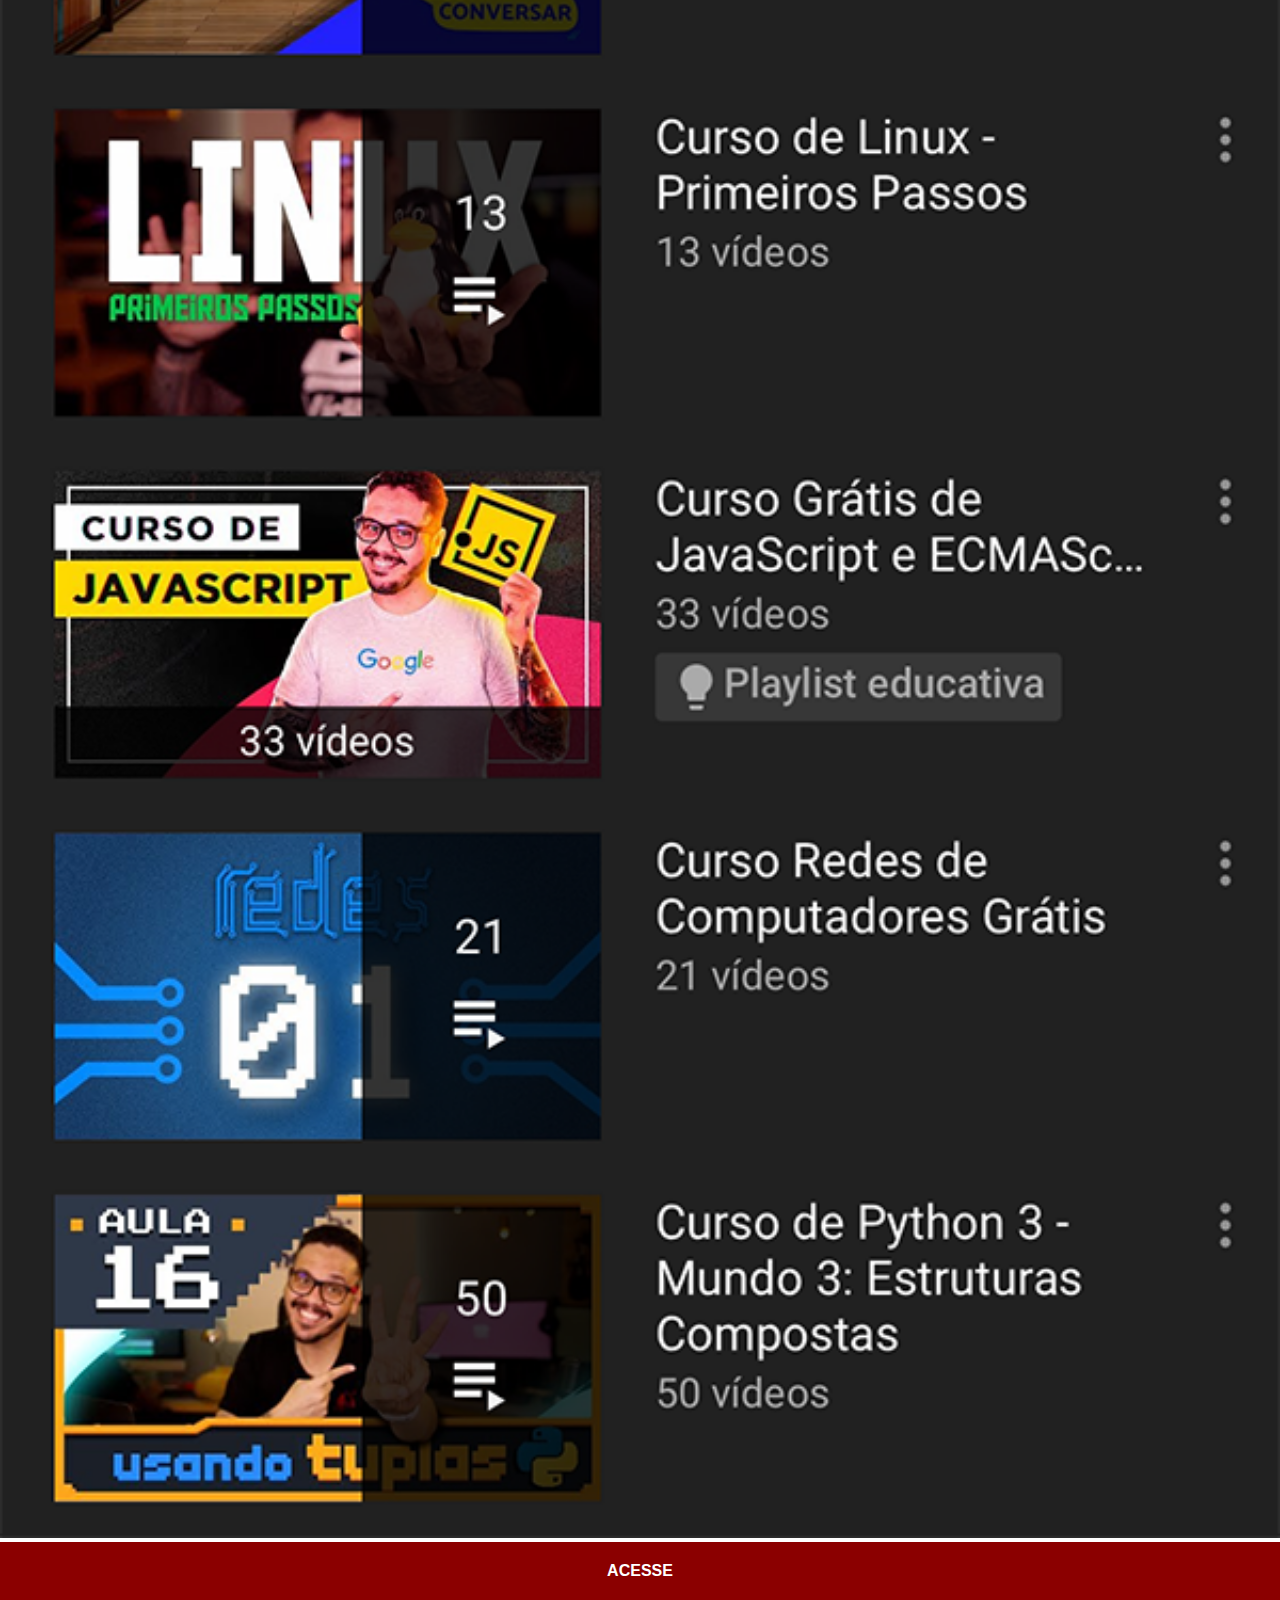
<file: youtube.html>
<!DOCTYPE html>
<html lang="en">
<head>
    <meta charset="UTF-8">
    <meta name="viewport" content="width=device-width, initial-scale=1.0">
    <title>YouTube</title>
</head>
<style>
    * {
        margin: 0px;
        padding: 0px;
        font-family: Arial, Helvetica, sans-serif;
    }

    ::-webkit-scrollbar {
        width: 0px;
        height: 0px;
    }

    img {
        width: 100vw;
    }

    a {
        display: block;
        background-color: darkred;
        color: white;
        padding: 20px;
        text-align: center;
        font-weight: bolder;
        text-decoration: none;
    }
</style>
<body>
    <img src="imagens/tela-youtube.png" alt="youtube">
    <a href="https://www.youtube.com/@CursoemVideo" target="_blank">ACESSE</a>
</body>
</html>
</file>
<file: estilos/style.css>
@charset "UTF-8";
* {
    margin: 0px;
    padding: 0px;
    font-family: Arial, Helvetica, sans-serif;
}

html, body {
    height: 100vh;
    width: 100vw;
    background-color: black;
}

body {
    background: url('../imagens/fundo-madeira.jpg') no-repeat top center;
    background-size: cover;
    background-attachment: fixed;
}

main {
    height: 100vh;
    position: relative;
}

section#telefone {
    position: absolute;
    top: 50%;
    left: 50%;
    transform: translate(-50%, -50%);

    height: 627px;
    width: 312px;
    background-color: blue;
    background: url('../imagens/frame-iphone.png') no-repeat;
}

iframe#tela {
    position: relative;
    top: 80px;
    left: 22px;
    width: 267px;
    height: 471px;

}

section#redes-sociais {
    text-align: right;
    
}

section#redes-sociais img {
    width: 50px;
    margin: 10px;
    border-radius: 50px;
    box-shadow: 2px 2px 5px rgba(0, 0, 0, 0.400);
    box-sizing: border-box;
    
}

section#redes-sociais img:hover {
    border: 2px solid rgba(255, 255, 255, 0.651);
    transform: translate(-3px, -3px);
    box-shadow: 5px 5px 10px rgba(0, 0, 0, 0.603);
    transition: transform 0.5s, border 1s;
}
</file>
<file: estilos/social.css>
@charset "UTF-8";

* {
    margin: 0px;
    padding: 0px;
    font-family: Arial, Helvetica, sans-serif;
}

body {
    background-color: white;
}

::-webkit-scrollbar {
    width: 0px;
    height: 0px;
}

img {
    width: 100vw;
    border-radius: 0px 0px 8px 8px;
}

a {
    display: block;
    background-color: darkred;
    color: white;
    padding: 20px;
    border-radius: 8px;
    text-align: center;
    font-weight: bolder;
    text-decoration: none;
}

a:hover {
    background-color: red;
    transform: translate(-1px, -1px);
    
}
</file>
